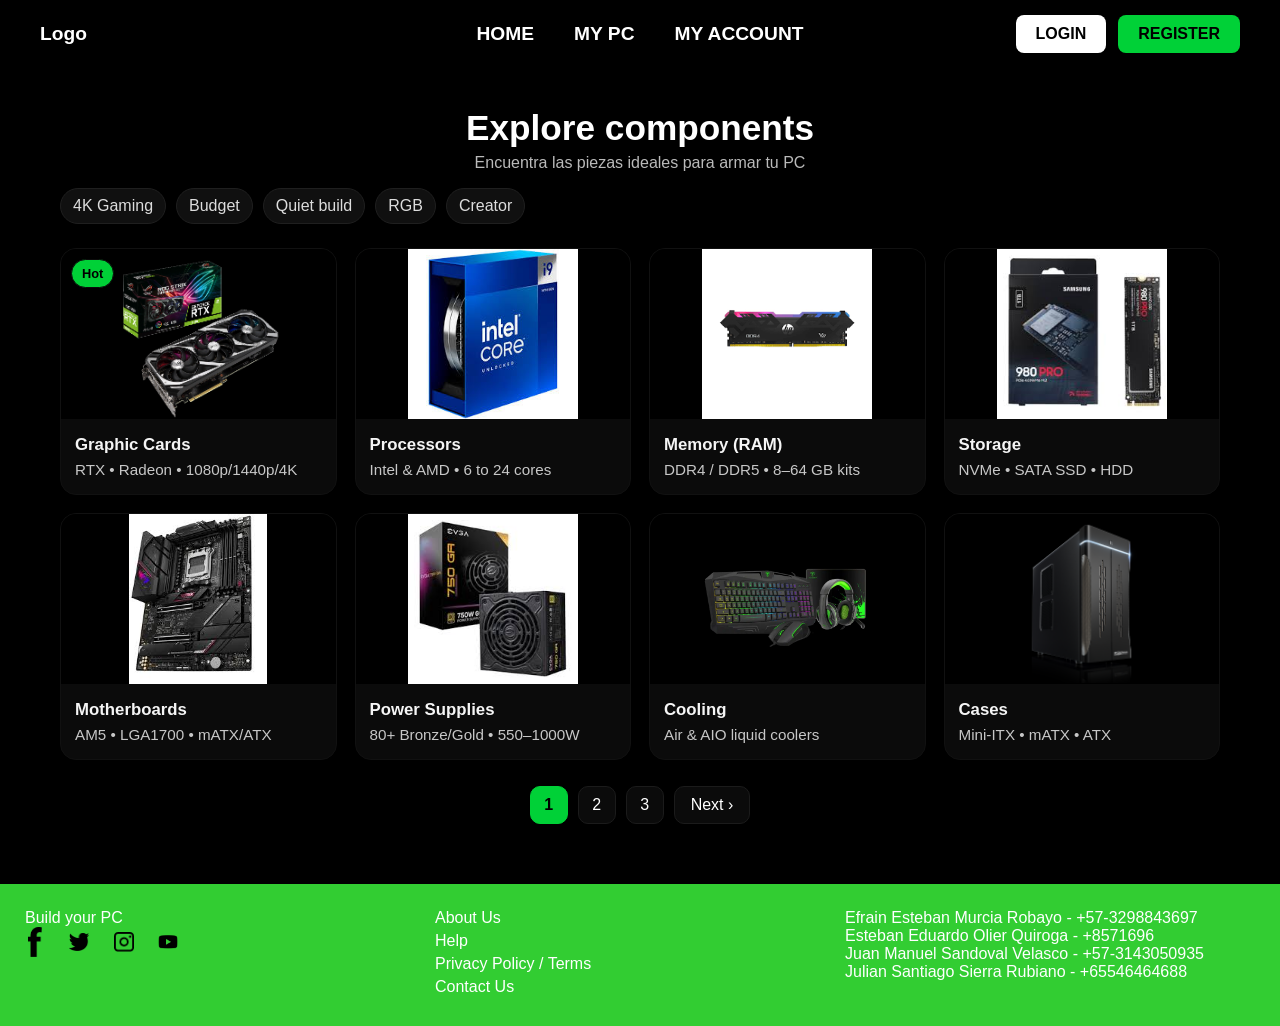
<file: PC_Builder (4)/PC_Builder/Pagina_Secundaria/Explore.html>
<!DOCTYPE html>
<html lang="en">
<head>
  <meta charset="UTF-8" />
  <meta name="viewport" content="width=device-width, initial-scale=1.0" />
  <title>Explore Components | Build your PC</title>
  <link rel="stylesheet" href="stylesExplore.css" />
</head>
<body>

  <!-- HEADER -->
  <header class="header">
    <div class="logo">Logo</div>
    <nav>
      <a href="index.html">Home</a>
      <a href="Pagina.html">My PC</a>
      <a href="Account.html">My Account</a>
    </nav>
    <div class="header-btns" id="user-area">
      <a href="Login.html" id="login-btn" class="btn-black">Login</a>
      <a href="Register.html" id="register-btn" class="btn-white">Register</a>
    </div>
  </header>

  <!-- EXPLORE -->
  <main class="explore" id="explore-components" aria-labelledby="explore-title">
    <div class="explore-head">
      <h2 id="explore-title">Explore components</h2>
      <p class="explore-sub">Encuentra las piezas ideales para armar tu PC</p>
    </div>

    <!-- Tags -->
    <div class="ex-tags" role="list">
      <a href="#" role="listitem" class="ex-tag">4K Gaming</a>
      <a href="#" role="listitem" class="ex-tag">Budget</a>
      <a href="#" role="listitem" class="ex-tag">Quiet build</a>
      <a href="#" role="listitem" class="ex-tag">RGB</a>
      <a href="#" role="listitem" class="ex-tag">Creator</a>
    </div>

    <!-- Grid dinámico -->
    <div id="explore-grid" class="explore-grid"></div>

    <!-- Paginación dinámica -->
    <nav class="ex-pagination" id="explore-pagination" aria-label="Component pages"></nav>
  </main>

  <!-- FOOTER -->
  <footer class="main-footer">
    <div class="footer-left">
      <div class="site-name">Build your PC</div>
      <div class="social-icons">
        <img src="../images/fb.png" alt="Facebook" />
        <img src="../images/tw.png" alt="Twitter" />
        <img src="../images/ig.png" alt="Instagram" />
        <img src="../images/youtube.png" alt="YouTube" />
      </div>
    </div>
    <div class="footer-links">
      <a href="#">About Us</a>
      <a href="#">Help</a>
      <a href="#">Privacy Policy / Terms</a>
      <a href="#">Contact Us</a>
    </div>
    <div class="footer-contacts">
      <p>Efrain Esteban Murcia Robayo - +57-3298843697</p>
      <p>Esteban Eduardo Olier Quiroga - +8571696</p>
      <p>Juan Manuel Sandoval Velasco - +57-3143050935</p>
      <p>Julian Santiago Sierra Rubiano - +65546464688</p>
    </div>
  </footer>

  <!-- Estado global usuario (render header) -->
  <script src="userAuth.js"></script>

  <!-- Explore: paginación sin backend -->
  <script>
  // ====== DATASET (puedes editar/libre) ======
  const PRODUCTS = [
    // Página 1
    {id:1,  name:"Graphic Cards",           desc:"RTX • Radeon • 1080p/1440p/4K", img:"../images/Tarjeta.png",                  tag:"Hot"},
    {id:2,  name:"Processors",              desc:"Intel & AMD • 6 to 24 cores",   img:"../images/intel.jpeg"},
    {id:3,  name:"Memory (RAM)",            desc:"DDR4 / DDR5 • 8–64 GB kits",    img:"../images/RAM.png"},
    {id:4,  name:"Storage",                  desc:"NVMe • SATA SSD • HDD",         img:"../images/Samsung.jpeg"},
    {id:5,  name:"Motherboards",             desc:"AM5 • LGA1700 • mATX/ATX",      img:"../images/Asus.jpeg"},
    {id:6,  name:"Power Supplies",           desc:"80+ Bronze/Gold • 550–1000W",   img:"../images/Fuente.jpeg"},
    {id:7,  name:"Cooling",                  desc:"Air & AIO liquid coolers",       img:"../images/Teclado_mouse_audifonos.png"},
    {id:8,  name:"Cases",                    desc:"Mini-ITX • mATX • ATX",          img:"../images/Torre.png"},

    // Página 2
    {id:9,  name:"Monitors",                 desc:"144Hz • 240Hz • 4K IPS",         img:"../images/LG.jpeg"},
    {id:10, name:"Peripherals",              desc:"Keyboards • Mice • Headsets",    img:"../images/PC_Completo.jpeg"},
    {id:11, name:"SSD NVMe 2TB Gen4",       desc:"Lectura 7400 MB/s",              img:"../images/Samsung.jpeg"},
    {id:12, name:"DDR4 32GB Kit",           desc:"3200MHz • CL16",                 img:"../images/Memorias.jpg"},
    {id:13, name:"PC Gamer Set",            desc:"Ryzen • RTX • SSD NVMe",         img:"../images/PC_Completo.jpeg"},
    {id:14, name:"GPU en oferta",           desc:"Precio especial • Stock limitado",img:"../images/Tarjeta_Grafica.png"},
    {id:15, name:"Periféricos Pack",        desc:"Teclado + Mouse + Headset",      img:"../images/Teclado_mouse_audifonos.png"},
    {id:16, name:"Motherboard AM5",         desc:"PCIe 5.0 • DDR5",                img:"../images/Asus.jpeg"},

    // Página 3
    {id:17, name:"Fuente 1000W Platinum",   desc:"ATX 3.0 • 12VHPWR",               img:"../images/Fuente.jpeg"},
    {id:18, name:"AIO 360 ARGB",            desc:"Radiador 360 • 3x 120mm",         img:"../images/Teclado_mouse_audifonos.png"},
    {id:19, name:"SSD NVMe 1TB Gen4",       desc:"7,000 MB/s lectura",              img:"../images/Samsung.jpeg"},
    {id:20, name:"Mouse Wireless Gaming",   desc:"Sensor tope • 4K Dongle",         img:"../images/Teclado_mouse_audifonos.png"},
    {id:21, name:"Teclado 75% Hot-Swap",    desc:"Keycaps PBT • RGB",               img:"../images/Teclado_mouse_audifonos.png"},
    {id:22, name:"Case ITX Premium",        desc:"Compacto • GPU 3-slot",           img:"../images/Torre.png"},
    {id:23, name:"RX 7900 XTX (AIB)",       desc:"24GB GDDR6 • DP 2.1",             img:"../images/Tarjeta_Grafica.png"},
    {id:24, name:"DDR5 64GB Kit 6000",      desc:"EXPO / XMP • CL36",               img:"../images/Memorias.jpg"},
  ];

  const PAGE_SIZE = 8;
  let currentPage = 1;

  const $ = (s, r=document)=>r.querySelector(s);
  const grid  = $("#explore-grid");
  const pager = $("#explore-pagination");

  function totalPages(){ return Math.max(1, Math.ceil(PRODUCTS.length / PAGE_SIZE)); }
  function slicePage(p){
    const start = (p-1) * PAGE_SIZE;
    return PRODUCTS.slice(start, start + PAGE_SIZE);
  }

  function cardHTML(p){
    return `
      <a class="ex-card" href="#!" aria-label="${p.name}">
        ${p.tag ? `<span class="ex-badge">${p.tag}</span>` : ""}
        <img src="${p.img}" alt="${p.name}">
        <h3>${p.name}</h3>
        <p>${p.desc || ""}</p>
      </a>`;
  }

  function renderGrid(p=1){
    grid.innerHTML = slicePage(p).map(cardHTML).join("");
  }

  function renderPager(p=1){
    const total = totalPages();
    let html = "";

    for(let i=1;i<=total;i++){
      html += `<a href="#!" class="page-btn" data-page="${i}" ${i===p ? 'aria-current="page"' : ""}>${i}</a>`;
    }
    html += `<a href="#!" class="next" data-next="true">Next ›</a>`;
    pager.innerHTML = html;

    pager.querySelectorAll(".page-btn").forEach(btn=>{
      btn.addEventListener("click", e=>{
        e.preventDefault();
        goToPage(parseInt(btn.dataset.page,10));
      });
    });
    pager.querySelector(".next")?.addEventListener("click", e=>{
      e.preventDefault();
      goToPage(Math.min(total, p+1));
    });
  }

  function goToPage(p){
    currentPage = p;
    renderGrid(p);
    renderPager(p);
    // scroll suave al inicio de la sección
    const y = grid.getBoundingClientRect().top + window.scrollY - 80;
    window.scrollTo({ top: y, behavior: "smooth" });
  }

  document.addEventListener("DOMContentLoaded", ()=> goToPage(1));
  </script>
</body>
</html>
</file>
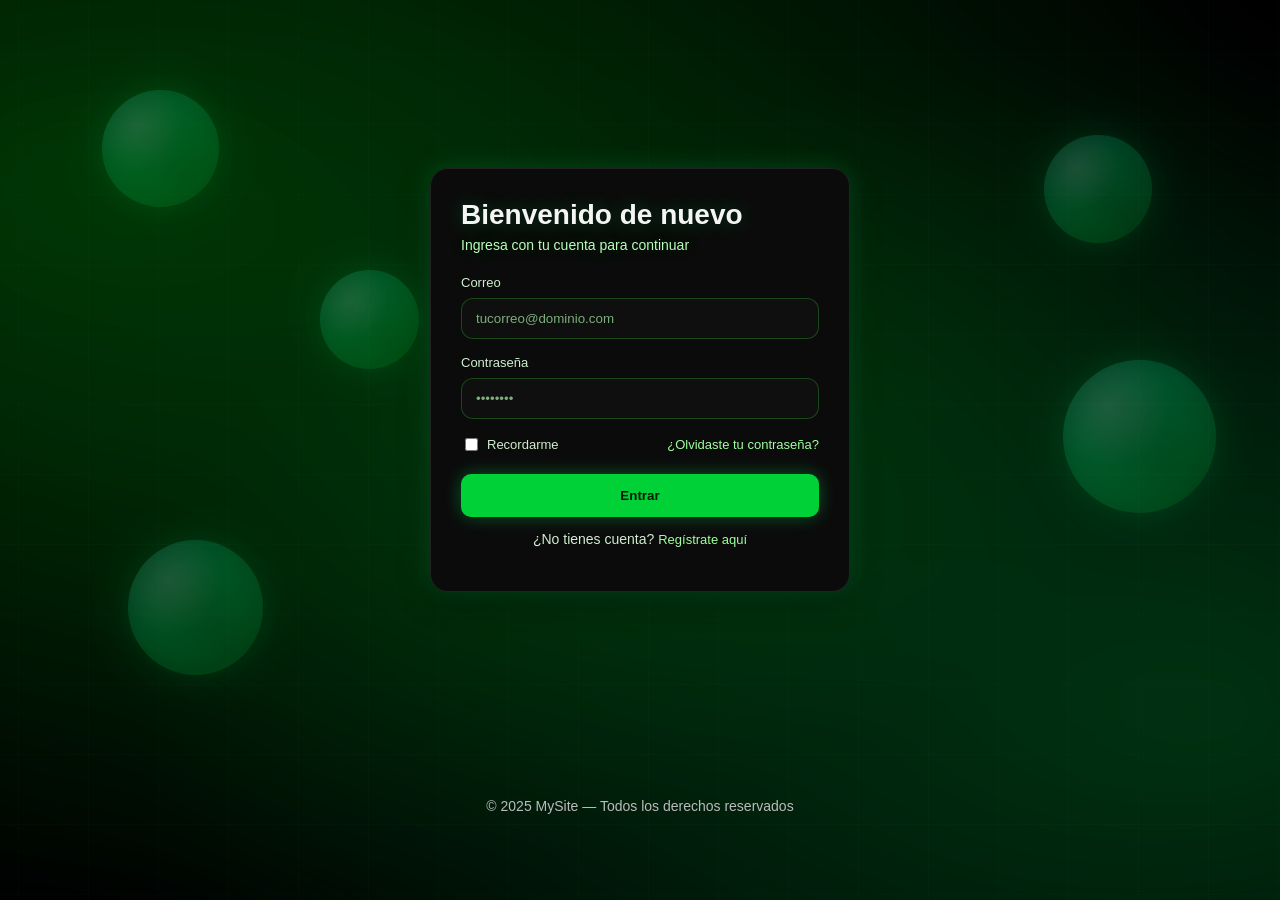
<file: PC_Builder (4)/PC_Builder/Pagina_Secundaria/Login.html>
<!DOCTYPE html>
<html lang="es">
<head>
  <meta charset="utf-8" />
  <meta name="viewport" content="width=device-width, initial-scale=1" />
  <title>Login</title>
  <link rel="stylesheet" href="stylesLogin.css" />
</head>
<body>
<!-- Fondo animado -->
  <div class="auth-bg" aria-hidden="true">
    <div class="auth-grid"></div>
    <div class="auth-glow"></div>
    <div class="auth-orbs">
      <span></span><span></span><span></span><span></span><span></span>
    </div>
  </div>

 

  <main class="wrap">
    <section class="card">
      <form class="panel" id="login-panel" autocomplete="on">
        <h1>Bienvenido de nuevo</h1>
        <p class="subtitle">Ingresa con tu cuenta para continuar</p>

        <div class="input-group">
          <label for="login-email">Correo</label>
          <input id="login-email" type="email" placeholder="tucorreo@dominio.com" required />
        </div>

        <div class="input-group">
          <label for="login-pass">Contraseña</label>
          <input id="login-pass" type="password" placeholder="••••••••" minlength="6" required />
        </div>

        <div class="row">
          <label class="checkbox">
            <input type="checkbox" id="remember" />
            <span>Recordarme</span>
          </label>
          <a class="link" href="#">¿Olvidaste tu contraseña?</a>
        </div>

        <button type="submit" class="btn primary">Entrar</button>

        <p class="switch">
          ¿No tienes cuenta? <a href="Register.html" class="link">Regístrate aquí</a>
        </p>
      </form>
    </section>
  </main>

  <footer class="footer">
    <p>© 2025 MySite — Todos los derechos reservados</p>
  </footer>

  <script>
document.getElementById("login-panel").addEventListener("submit", (e) => {
  e.preventDefault();
  const email = document.getElementById('login-email').value.trim();
  let name = localStorage.getItem('user:name');
  if (!name) {
    // deriva un nombre del email si no existía
    name = (email.split('@')[0] || 'Usuario').replace(/[\.\_\-]+/g,' ');
    name = name.charAt(0).toUpperCase() + name.slice(1);
  }
  localStorage.setItem('user:email', email);
  localStorage.setItem('user:name', name);
  localStorage.setItem('user:logged', 'true');
  window.location.href = "index.html";
});

  </script>

 
<script src="userAuth.js"></script>

</body>
</html>
</file>
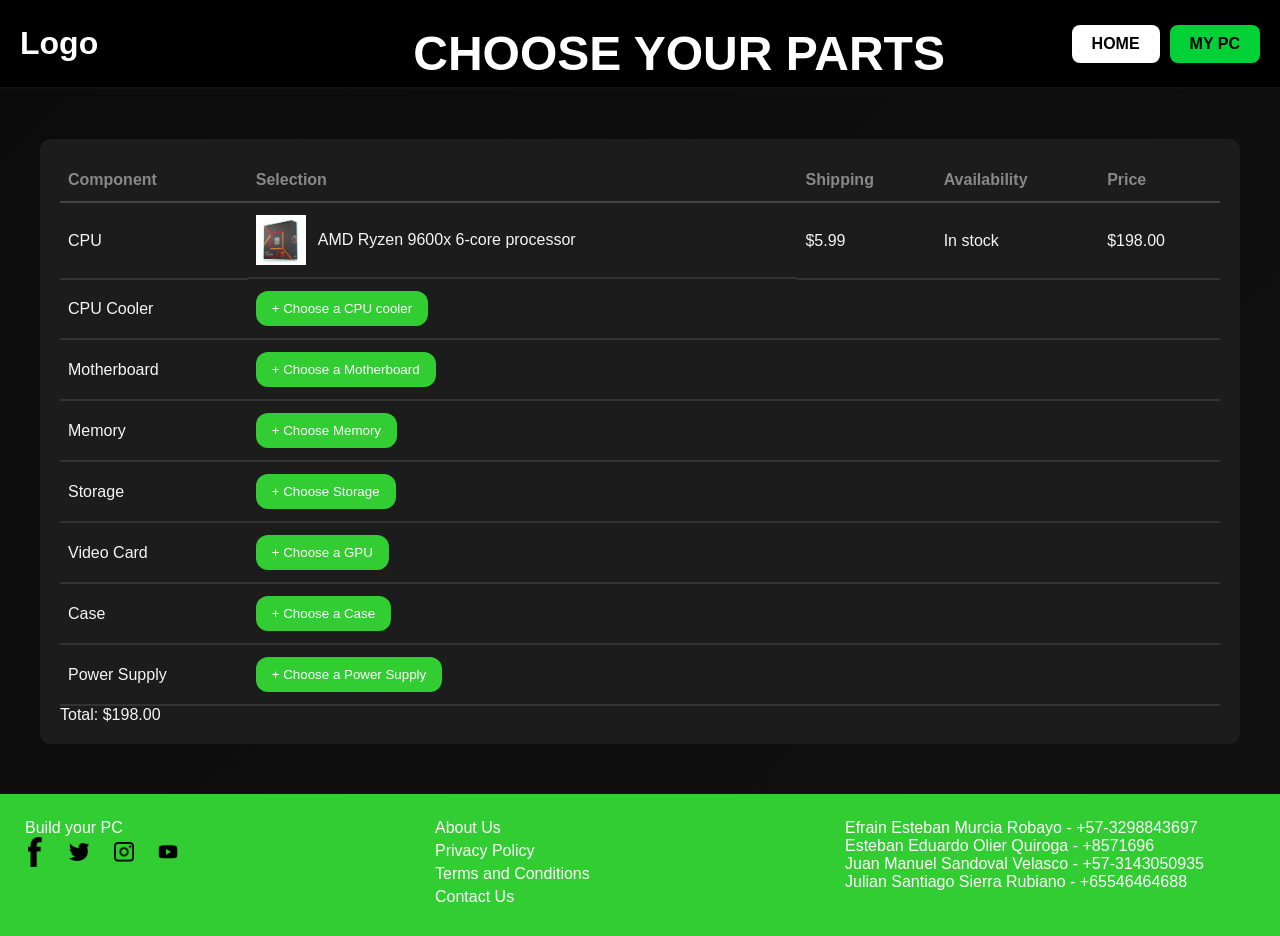
<file: PC_Builder (4)/PC_Builder/Pagina_Secundaria/Pagina.html>
<!DOCTYPE html>
<html lang="es">
<head>
    <meta charset="UTF-8">
    <meta name="viewport" content="width=device-width, initial-scale=1.0">
    <title>Choose Your Parts</title>
    <link rel="stylesheet" href="styles.css">
</head>
<body>

    <!-- HEADER -->
    <header class="main-header">
        <!-- Logo de la página -->
        <div class="logo">Logo</div>

        <!-- Botones Home y My PC -->
        <div class="header-btns">
            <button class="btn-black">Home</button>
            <button class="btn-white">My PC</button>
        </div>

        <!-- Título "Choose your parts" dentro del contenedor -->
        <div class="page-title">
            <h1>Choose your parts</h1>
        </div>
    </header>

    <!-- COMPONENTS TABLE (tabla con los componentes de PC) -->
    <section class="components-section">
        <table>
            <thead>
                <tr>
                    <!-- Cabecera de la tabla -->
                    <th>Component</th>
                    <th>Selection</th>
                    <th>Shipping</th>
                    <th>Availability</th>
                    <th>Price</th>
                </tr>
            </thead>
            <tbody>
                <!-- Fila para cada componente -->
                <tr>
                    <!-- Fila de CPU -->
                    <td><span class="tag cpu">CPU</span></td>
                    <td class="product">
                        <img src="../images/Radeon.jfif" alt="CPU">
                        AMD Ryzen 9600x 6-core processor
                    </td>
                    <td>$5.99</td>
                    <td>In stock</td>
                    <td>$198.00</td>
                </tr>
                <!-- Fila para el CPU Cooler -->
                <tr>
                    <td><span class="tag cpu-cooler">CPU Cooler</span></td>
                    <td><button class="choose" onclick="expandOptions('cpuCooler')">+ Choose a CPU cooler</button></td>
                    <td></td>
                    <td></td>
                    <td></td>
                </tr>
                <!-- Filas para otros componentes -->
                <tr>
                    <td><span class="tag motherboard">Motherboard</span></td>
                    <td><button class="choose" onclick="expandOptions('motherboard')">+ Choose a Motherboard</button></td>
                    <td></td>
                    <td></td>
                    <td></td>
                </tr>
                <tr>
                    <td><span class="tag memory">Memory</span></td>
                    <td><button class="choose" onclick="expandOptions('memory')">+ Choose Memory</button></td>
                    <td></td>
                    <td></td>
                    <td></td>
                </tr>
                <tr>
                    <td><span class="tag storage">Storage</span></td>
                    <td><button class="choose" onclick="expandOptions('storage')">+ Choose Storage</button></td>
                    <td></td>
                    <td></td>
                    <td></td>
                </tr>
                <tr>
                    <td><span class="tag gpu">Video Card</span></td>
                    <td><button class="choose" onclick="expandOptions('gpu')">+ Choose a GPU</button></td>
                    <td></td>
                    <td></td>
                    <td></td>
                </tr>
                <tr>
                    <td><span class="tag case">Case</span></td>
                    <td><button class="choose" onclick="expandOptions('case')">+ Choose a Case</button></td>
                    <td></td>
                    <td></td>
                    <td></td>
                </tr>
                <tr>
                    <td><span class="tag psu">Power Supply</span></td>
                    <td><button class="choose" onclick="expandOptions('psu')">+ Choose a Power Supply</button></td>
                    <td></td>
                    <td></td>
                    <td></td>
                </tr>
            </tbody>
        </table>

        <div class="total">Total: $198.00</div>
    </section>

    <!-- FOOTER -->
    <footer class="main-footer">
        <div class="footer-left">
            <div class="site-name">Build your PC</div>
            <div class="social-icons">
                <img src="../images/fb.png" alt="Facebook">
                <img src="../images/tw.png" alt="Twitter">
                <img src="../images/ig.png" alt="Instagram">
                <img src="../images/youtube.png" alt="YouTube">
            </div>
        </div>
        <div class="footer-links">
            <a href="#">About Us</a>
            <a href="#">Privacy Policy</a>
            <a href="#">Terms and Conditions</a>
            <a href="#">Contact Us</a>
        </div>
        <div class="footer-contacts">
            <p>Efrain Esteban Murcia Robayo - +57-3298843697</p>
            <p>Esteban Eduardo Olier Quiroga - +8571696</p>
            <p>Juan Manuel Sandoval Velasco - +57-3143050935</p>
            <p>Julian Santiago Sierra Rubiano - +65546464688</p>
        </div>
    </footer>
</body>
</html>
</file>
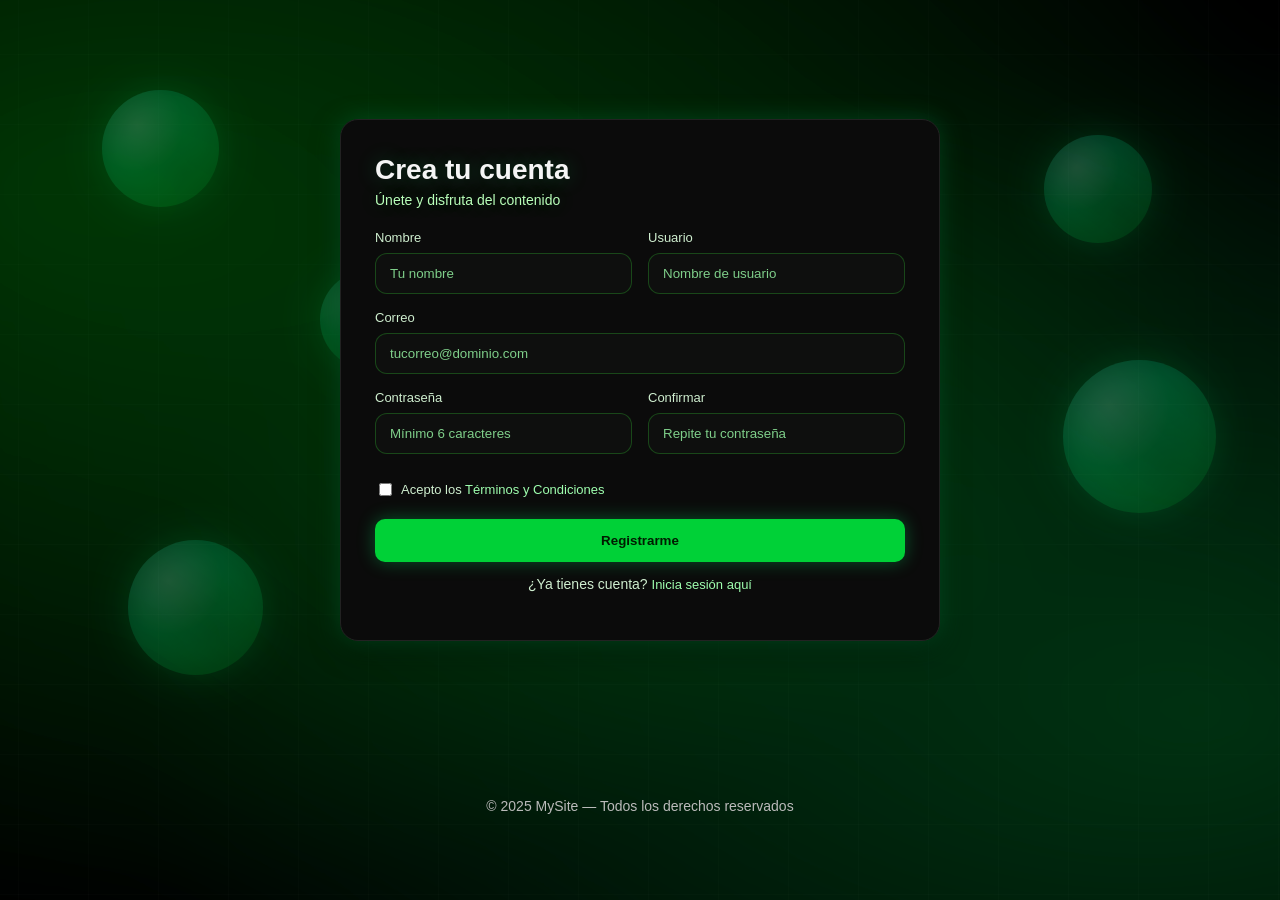
<file: PC_Builder (4)/PC_Builder/Pagina_Secundaria/Register.html>
<!DOCTYPE html>
<html lang="es">
<head>
  <meta charset="utf-8" />
  <meta name="viewport" content="width=device-width, initial-scale=1" />
  <title>Register</title>
  <link rel="stylesheet" href="stylesRegister.css" />
</head>
<body>
  <!-- Fondo animado -->
  <div class="auth-bg" aria-hidden="true">
    <div class="auth-grid"></div>
    <div class="auth-glow"></div>
    <div class="auth-orbs">
      <span></span><span></span><span></span><span></span><span></span>
    </div>
  </div>
  
  

  <main class="wrap">
    <section class="card">
      <form class="panel" id="register-panel" autocomplete="on">
        <h1>Crea tu cuenta</h1>
        <p class="subtitle">Únete y disfruta del contenido</p>

        <div class="input-row">
          <div class="input-group">
            <label for="reg-name">Nombre</label>
            <input id="reg-name" type="text" placeholder="Tu nombre" />
          </div>
          <div class="input-group">
            <label for="reg-username">Usuario</label>
            <input id="reg-username" type="text" placeholder="Nombre de usuario" minlength="3" required />
          </div>
        </div>

        <div class="input-group">
          <label for="reg-email">Correo</label>
          <input id="reg-email" type="email" placeholder="tucorreo@dominio.com" required />
        </div>

        <div class="input-row">
          <div class="input-group">
            <label for="reg-pass">Contraseña</label>
            <input id="reg-pass" type="password" placeholder="Mínimo 6 caracteres" minlength="6" required />
          </div>
          <div class="input-group">
            <label for="reg-pass2">Confirmar</label>
            <input id="reg-pass2" type="password" placeholder="Repite tu contraseña" minlength="6" required />
          </div>
        </div>

        <label class="checkbox terms">
          <input type="checkbox" id="reg-terms" required />
          <span>Acepto los <a href="#" class="link">Términos y Condiciones</a></span>
        </label>

        <button type="submit" class="btn primary">Registrarme</button>

        <p class="switch">
          ¿Ya tienes cuenta? <a href="Login.html" class="link">Inicia sesión aquí</a>
        </p>
      </form>
    </section>
  </main>

  <footer class="footer">
    <p>© 2025 MySite — Todos los derechos reservados</p>
  </footer>

  <script>
    document.getElementById("register-panel").addEventListener("submit", (e) => {
  e.preventDefault();
  const name = (document.getElementById('reg-name').value.trim()
               || document.getElementById('reg-username').value.trim()
               || 'Usuario');
  const email = document.getElementById('reg-email').value.trim();

  const displayName = name.charAt(0).toUpperCase() + name.slice(1);
  localStorage.setItem('user:name', displayName);
  localStorage.setItem('user:email', email);
  localStorage.setItem('user:logged', 'true');

  window.location.href = "index.html";
});

  </script>

 
<script src="userAuth.js"></script>

</body>
</html>
</file>
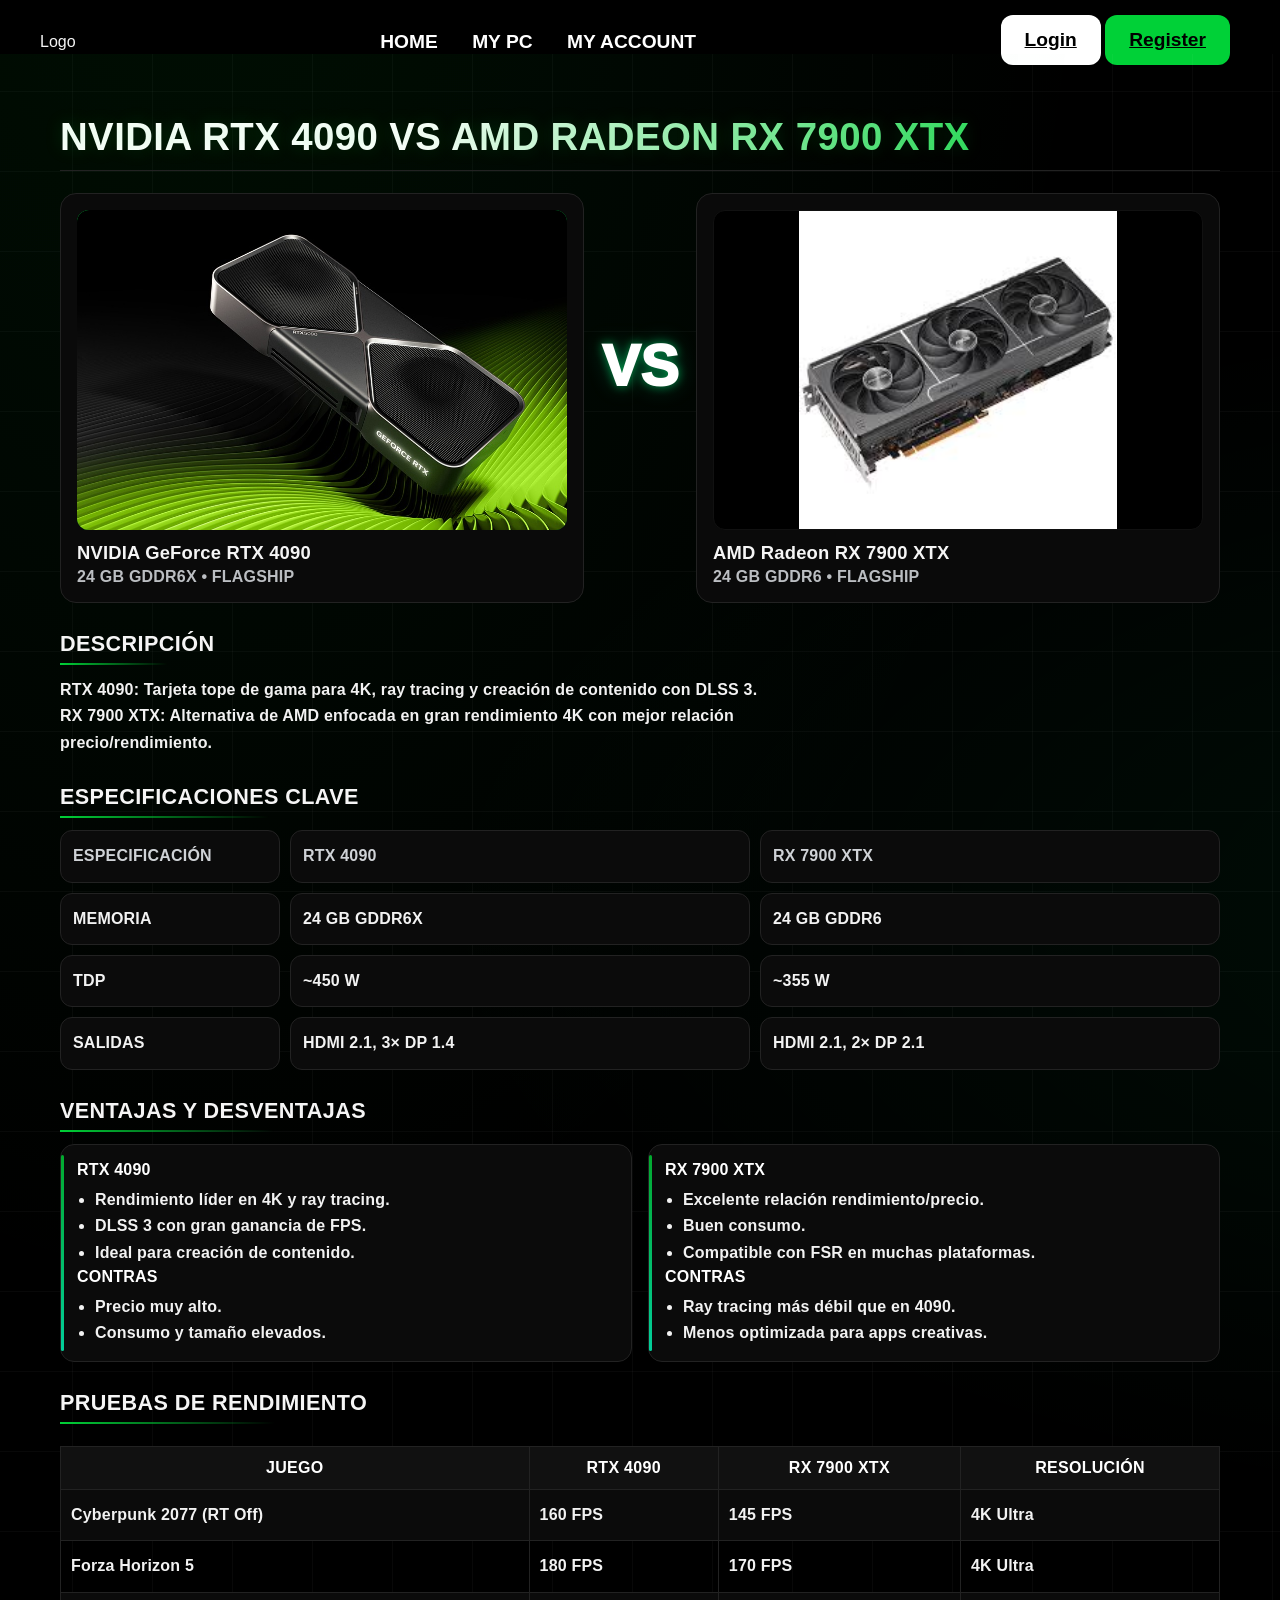
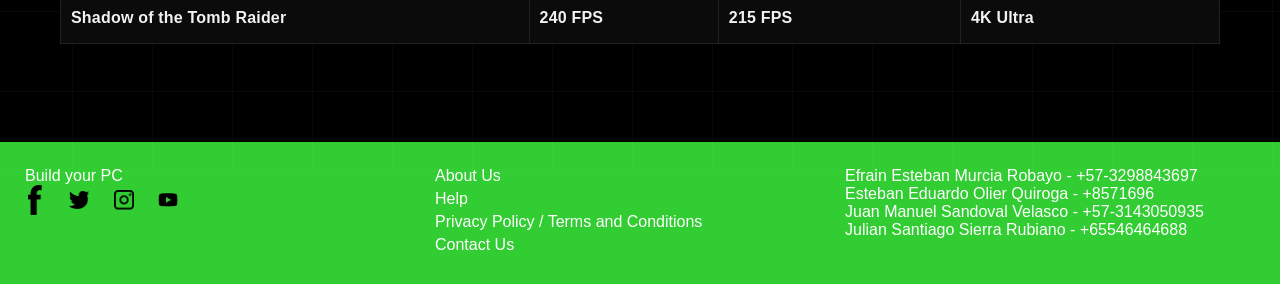
<file: PC_Builder (4)/PC_Builder/Pagina_Secundaria/Versus.html>
<!DOCTYPE html>
<html lang="es">
<head>
  <meta charset="UTF-8">
  <meta name="viewport" content="width=device-width,initial-scale=1.0">
  <title>Versus | RTX 4090 vs Radeon RX 7900 XTX</title>
  <link rel="stylesheet" href="stylesPrincipal.css">
  <link rel="stylesheet" href="stylesVersus.css">
</head>
<body>

  <!-- HEADER -->
<header class="header">
  <div class="logo">Logo</div>
  <nav>
    <a href="index.html">Home</a>
    <a href="#">My PC</a>
    <a href="Account.html">My Account</a>
  </nav>
  <div class="header-btns" id="user-area">
    <a href="Login.html" id="login-btn" class="btn-black">Login</a>
    <a href="Register.html" id="register-btn" class="btn-white">Register</a>
  </div>
</header>


  <!-- CONTENIDO PRINCIPAL -->
  <main class="vs-wrap">
    <div class="vs-header">
      <h1 class="vs-title glow-in">NVIDIA RTX 4090 vs AMD Radeon RX 7900 XTX</h1>
    </div>

    <!-- Tarjetas principales -->
    <section class="vs-grid">
      <article class="vs-card">
        <div class="vs-media"><img src="../images/RTX.jpg" alt="NVIDIA GeForce RTX 4090"></div>
        <h2 class="vs-name">NVIDIA GeForce RTX 4090</h2>
        <p class="vs-badge">24 GB GDDR6X • Flagship</p>
      </article>

      <div class="vs-vs">VS</div>

      <article class="vs-card">
        <div class="vs-media"><img src="../images/AMD.jpeg" alt="AMD Radeon RX 7900 XTX"></div>
        <h2 class="vs-name">AMD Radeon RX 7900 XTX</h2>
        <p class="vs-badge">24 GB GDDR6 • Flagship</p>
      </article>
    </section>

    <!-- Descripción -->
    <section class="vs-section">
      <h3>Descripción</h3>
      <p><strong>RTX 4090:</strong> Tarjeta tope de gama para 4K, ray tracing y creación de contenido con DLSS 3.</p>
      <p><strong>RX 7900 XTX:</strong> Alternativa de AMD enfocada en gran rendimiento 4K con mejor relación precio/rendimiento.</p>
    </section>

    <!-- Especificaciones -->
    <section class="vs-section">
      <h3>Especificaciones clave</h3>
      <div class="specs">
        <div class="head label">Especificación</div>
        <div class="head label">RTX 4090</div>
        <div class="head label">RX 7900 XTX</div>

        <div class="label">Memoria</div><div>24 GB GDDR6X</div><div>24 GB GDDR6</div>
        <div class="label">TDP</div><div>~450 W</div><div>~355 W</div>
        <div class="label">Salidas</div><div>HDMI 2.1, 3× DP 1.4</div><div>HDMI 2.1, 2× DP 2.1</div>
      </div>
    </section>

    <!-- Ventajas y desventajas -->
    <section class="vs-section">
      <h3>Ventajas y desventajas</h3>
      <div class="proscons">
        <div class="box">
          <h4>RTX 4090</h4>
          <ul>
            <li>Rendimiento líder en 4K y ray tracing.</li>
            <li>DLSS 3 con gran ganancia de FPS.</li>
            <li>Ideal para creación de contenido.</li>
          </ul>
          <h4>Contras</h4>
          <ul>
            <li>Precio muy alto.</li>
            <li>Consumo y tamaño elevados.</li>
          </ul>
        </div>
        <div class="box">
          <h4>RX 7900 XTX</h4>
          <ul>
            <li>Excelente relación rendimiento/precio.</li>
            <li>Buen consumo.</li>
            <li>Compatible con FSR en muchas plataformas.</li>
          </ul>
          <h4>Contras</h4>
          <ul>
            <li>Ray tracing más débil que en 4090.</li>
            <li>Menos optimizada para apps creativas.</li>
          </ul>
        </div>
      </div>
    </section>

    <!-- Pruebas de rendimiento -->
    <section class="vs-section">
      <h3>Pruebas de rendimiento</h3>
      <table class="bench">
        <thead>
          <tr>
            <th>Juego</th>
            <th>RTX 4090</th>
            <th>RX 7900 XTX</th>
            <th>Resolución</th>
          </tr>
        </thead>
        <tbody>
          <tr><td>Cyberpunk 2077 (RT Off)</td><td>160 FPS</td><td>145 FPS</td><td>4K Ultra</td></tr>
          <tr><td>Forza Horizon 5</td><td>180 FPS</td><td>170 FPS</td><td>4K Ultra</td></tr>
          <tr><td>Shadow of the Tomb Raider</td><td>240 FPS</td><td>215 FPS</td><td>4K Ultra</td></tr>
        </tbody>
      </table>
    </section>
  </main>

  <!-- FOOTER -->
  <footer class="main-footer">
    <div class="footer-left">
      <div class="site-name">Build your PC</div>
      <div class="social-icons">
        <img src="../images/fb.png" alt="Facebook">
        <img src="../images/tw.png" alt="Twitter">
        <img src="../images/ig.png" alt="Instagram">
        <img src="../images/youtube.png" alt="YouTube">
      </div>
    </div>
    <div class="footer-links">
      <a href="#">About Us</a>
      <a href="#">Help</a>
      <a href="#">Privacy Policy / Terms and Conditions</a>
      <a href="#">Contact Us</a>
    </div>
    <div class="footer-contacts">
      <p>Efrain Esteban Murcia Robayo - +57-3298843697</p>
      <p>Esteban Eduardo Olier Quiroga - +8571696</p>
      <p>Juan Manuel Sandoval Velasco - +57-3143050935</p>
      <p>Julian Santiago Sierra Rubiano - +65546464688</p>
    </div>
  </footer>

  <!-- Inclúyelo al final de cada página, antes de </body> -->
<script src="userAuth.js"></script>

</body>
</html>
</file>
<file: PC_Builder (4)/PC_Builder/Pagina_Secundaria/stylesExplore.css>
*{margin:0;padding:0;box-sizing:border-box;font-family:Arial,sans-serif;}
body{background:#000;color:#f5f5f5;}

/* Header como grid de 3 columnas */
.header{
  display:grid;
  grid-template-columns:1fr auto 1fr; /* izquierda - centro - derecha */
  align-items:center;
  padding:15px 40px;
  background:#000;
}

/* Logo alineado a la izquierda */
.logo{
  justify-self:start;
  color:#fff;
  font-weight:bold;
  font-size:1.2rem;
}

/* Nav centrado */
.header nav{
  justify-self:center;
  display:flex;
  gap:40px;
}
.header nav a{
  text-decoration:none;
  color:#fff;
  font-weight:bold;
  font-size:1.2rem;
  text-transform:uppercase;
}

/* Botones / área de usuario a la derecha */
.header-btns{
  justify-self:end;
  display:flex;
  align-items:center;
  gap:12px;
}

/* Botones base (cuando NO está logueado) */
.header-btns a{
  margin-left:0;
  font-weight:bold;
  font-size:1rem;
  text-transform:uppercase;
  padding:10px 20px;
  border-radius:8px;
  cursor:pointer;
  text-decoration:none;
}
.btn-black{background:#fff;color:#000;}
.btn-white{background:#00d137;color:#000;}
.btn-black:hover,.btn-white:hover{opacity:.8;}

/* ===============================
   Explore
=================================*/
.explore{max-width:1200px;margin:0 auto;padding:40px 20px 60px;}
.explore-head{text-align:center;margin-bottom:16px;}
.explore-head h2{font-size:2.2rem;font-weight:800;color:#fff;}
.explore-sub{color:#cfcfcf;opacity:.9;margin-top:6px;}

/* Filtros */
.explore-filters{
  display:grid;
  grid-template-columns:1fr 160px 170px 1fr auto;
  gap:12px;align-items:center;
  background:#0b0b0b;border:1px solid #111;
  border-radius:14px;padding:14px;margin:20px 0 10px;
}
.ex-input,.ex-select{
  background:#fff;color:#000;border:none;border-radius:10px;
  padding:10px 12px;outline:none;
}
.ex-select{cursor:pointer;}
.ex-price{display:flex;align-items:center;gap:10px;color:#bbb;}
.btn-neon{background:#fff;color:#000;border:none;border-radius:12px;padding:12px 22px;font-weight:800;cursor:pointer;}

/* Tags */
.ex-tags{display:flex;flex-wrap:wrap;gap:10px;margin-bottom:24px;}
.ex-tag{
  display:inline-block;padding:8px 12px;border-radius:999px;
  border:1px solid #1f1f1f;color:#ddd;text-decoration:none;background:#101010;
}
.ex-tag:hover{border-color:#00d137;transform:translateY(-2px);}

/* Grid */
.explore-grid{
  display:grid;
  grid-template-columns:repeat(auto-fill,minmax(240px,1fr));
  gap:18px;
}
.ex-card{
  position:relative;display:block;background:#0b0b0b;border:1px solid #111;
  border-radius:16px;overflow:hidden;text-decoration:none;color:#f5f5f5;
  transition:transform .25s ease,box-shadow .25s ease;
}
.ex-card::before{
  content:"";position:absolute;inset:-1px;z-index:-1;border-radius:inherit;
  background:conic-gradient(from 0deg,#00ff75,#00d137,#00ffbf,#00d137,#00ff75);
  background-size:200% 200%;filter:blur(10px);opacity:.25;
  animation:spinBorder 8s linear infinite;
}
@keyframes spinBorder{to{transform:rotate(1turn);}}
.ex-card img{width:100%;height:170px;object-fit:contain;background:#000;}
.ex-card h3{font-size:1.05rem;font-weight:800;padding:12px 14px 0;}
.ex-card p{opacity:.9;color:#dcdcdc;padding:6px 14px 16px;font-size:.95rem;}
.ex-card:hover{transform:translateY(-6px);box-shadow:0 18px 38px rgba(0,0,0,.45);}
.ex-badge{
  position:absolute;top:10px;left:10px;background:#00d137;color:#000;
  font-weight:800;font-size:.8rem;padding:6px 10px;border-radius:999px;border:1px solid #0b0b0b;
}

/* Pagination */
.ex-pagination{display:flex;gap:10px;justify-content:center;margin-top:26px;}
.ex-pagination a{
  display:inline-flex;align-items:center;justify-content:center;
  min-width:38px;height:38px;padding:0 12px;border-radius:10px;
  text-decoration:none;color:#fff;border:1px solid #1b1b1b;background:#0b0b0b;
}
.ex-pagination a[aria-current="page"]{background:#00d137;color:#000;font-weight:800;border-color:#00d137;}
.ex-pagination a:hover{transform:translateY(-2px);border-color:#00d137;}
.ex-pagination .next{padding:0 16px;}

/* Footer */
.main-footer{
  background:#32CD32;color:#fff;display:flex;justify-content:space-between;
  padding:25px;flex-wrap:wrap;
}
.footer-left,.footer-links,.footer-contacts{flex:1;}
.footer-links{display:flex;flex-direction:column;}
.footer-links a{color:#fff;margin-bottom:5px;text-decoration:none;}
.footer-links a:hover{text-decoration:underline;}
.social-icons img{width:20px;height:30px;object-fit:contain;margin-right:20px;}

/* ===============================
   Chip de usuario (logueado)
=================================*/
.user-profile{
  display:flex;
  align-items:center;
  gap:12px;
  font-weight:700;
  color:#fff;
}
.user-icon{
  width:34px;height:34px;border-radius:50%;
  object-fit:cover;background:#00d137;color:#000;
  display:grid;place-items:center;font-weight:900;
  box-shadow:0 0 12px rgba(0,255,117,.55);
}
.user-initials{
  width:34px;height:34px;border-radius:50%;
  background:#00d137;color:#000;display:grid;place-items:center;
  font-weight:900;box-shadow:0 0 12px rgba(0,255,117,.55);
  text-transform:uppercase;letter-spacing:.5px;user-select:none;
}
.user-name{
  white-space:nowrap;max-width:160px;overflow:hidden;text-overflow:ellipsis;
  font-weight:800;
}

/* LOGOUT: texto verde normal + hover del mismo tamaño */
.logout-btn{
  all:unset;
  color:#00ff75;
  font-weight:900;
  text-transform:uppercase;
  cursor:pointer;
  padding:8px 18px;               /* tamaño fijo */
  border:2px solid transparent;   /* reserva espacio del borde */
  border-radius:8px;
  transition:all .25s ease;
  box-sizing:border-box;          /* evita “salto” en hover */
}
.logout-btn:hover{
  background:linear-gradient(135deg,#00d137 0%,#00ffbf 100%);
  color:#000;
  border-color:#00ff75;           /* usa el borde reservado */
  box-shadow:0 0 14px rgba(0,255,117,.45);
 
}

/* Responsive header */
@media (max-width:780px){
  .header{grid-template-columns:1fr auto auto;gap:12px;padding:12px 16px;}
  .header nav{gap:18px;}
  .user-name{max-width:100px;}
}
</file>
<file: PC_Builder (4)/PC_Builder/Pagina_Secundaria/stylesLogin.css>
/* ===== Reset ===== */
* { box-sizing: border-box; }
body {
  margin: 0;
  font-family: Arial, sans-serif;
  background: linear-gradient(135deg, #0a0a0a, #111);
  color: #f5f5f5;
}

/* ===== Top bar ===== */
.topbar {
  display: flex;
  align-items: center;
  gap: 24px;
  padding: 12px 24px;
  background: #32CD32; /* Verde */
  color: #000;
}
.topbar .brand {
  font-weight: bold;
}
.topbar .nav {
  display: flex;
  gap: 16px;
  flex: 1;
}
.topbar .nav a {
  color: #000;
  text-decoration: none;
  font-weight: 600;
}
.topbar .actions .btn.ghost {
  border: 2px solid #000;
  padding: 6px 12px;
  border-radius: 10px;
  text-decoration: none;
  color: #000;
  background: transparent;
}

/* ===== Layout ===== */
.wrap {
  min-height: calc(100vh - 140px);
  display: grid;
  place-items: center;
  padding: 40px 16px;
}
.footer {
  text-align: center;
  font-size: 14px;
  color: #bbb;
  padding: 24px 12px 36px;
}

/* ===== Card ===== */
.card {
  width: 100%;
  max-width: 420px;
  background: rgba(20, 20, 20, 0.85);
  border: 1px solid rgba(50, 205, 50, 0.25);
  box-shadow: 0 20px 60px rgba(0,0,0,0.6);
  border-radius: 20px;
  padding: 30px;
}

.panel h1 {
  margin: 0 0 6px;
  font-size: 28px;
}
.subtitle {
  margin: 0 0 22px;
  color: #b9ffb9;
  font-size: 14px;
}

/* ===== Inputs ===== */
.input-group {
  display: grid;
  gap: 8px;
  margin-bottom: 16px;
}
label { font-size: 13px; color: #cfeecf; }
input[type="email"],
input[type="password"] {
  width: 100%;
  padding: 12px 14px;
  border-radius: 12px;
  border: 1px solid rgba(50,205,50,0.3);
  background: #0e0f0e;
  color: #fff;
  outline: none;
}
input::placeholder { color: #7cae7c; }
input:focus {
  border-color: #32CD32;
  box-shadow: 0 0 0 3px rgba(50,205,50,0.18);
}

/* ===== Checkbox & links ===== */
.row {
  display: flex;
  justify-content: space-between;
  align-items: center;
  flex-wrap: wrap;
  margin: 10px 0 20px;
}
.checkbox {
  display: flex;
  align-items: center;
  gap: 6px;
  font-size: 13px;
  cursor: pointer;
}
.checkbox input { accent-color: #32CD32; }
.link {
  color: #9fff9f;
  text-decoration: none;
  font-size: 13px;
}
.link:hover { color: #fff; }

/* ===== Buttons ===== */
.btn {
  display: block;
  width: 100%;
  padding: 12px 18px;
  border-radius: 14px;
  font-weight: bold;
  text-align: center;
  cursor: pointer;
  border: none;
}
.btn.primary {
  background: #32CD32;
  color: #000;
  box-shadow: 0 8px 24px rgba(50,205,50,0.25);
}
.btn.primary:hover { filter: brightness(1.08); }

/* ===== Texto inferior ===== */
.switch {
  margin-top: 14px;
  text-align: center;
  font-size: 14px;
  color: #cfeecf;
}

/* ============ Fondo animado para Auth (Login/Register) mejorado ============ */
:root{
  --auth-green: #00d137;
  --auth-glow:  #00ff75;
  --auth-bg:    #000;
}

body{ background: var(--auth-bg); overflow-x:hidden; }

/* Contenedor de capas del fondo */
.auth-bg{
  position: fixed;
  inset: 0;
  z-index: -1;
  overflow: hidden;
  pointer-events: none;
}

/* Retícula sutil (mueve más) */
.auth-grid{
  position: absolute;
  inset: -15vh -15vw;
  opacity: .2;
  background:
    repeating-linear-gradient(90deg, rgba(255,255,255,.07) 0 1px, transparent 1px 70px),
    repeating-linear-gradient(0deg,  rgba(255,255,255,.07) 0 1px, transparent 1px 70px);
  animation: authSlide 14s ease-in-out infinite;
  filter: saturate(120%);
}
@keyframes authSlide{
  0%   { transform: scale(1) translateY(0); opacity:.2 }
  50%  { transform: scale(1.03) translateY(12px); opacity:.3 }
  100% { transform: scale(1) translateY(0); opacity:.2 }
}

/* Glow respirando más visible */
.auth-glow{
  position: absolute;
  inset: -25% -25%;
  background:
    radial-gradient(ellipse at 20% 30%, rgba(0,209,55,.22), transparent 55%),
    radial-gradient(ellipse at 80% 70%, rgba(0,255,117,.18), transparent 50%),
    radial-gradient(ellipse at 50% 50%, rgba(0,255,117,.08), transparent 65%);
  filter: blur(30px) saturate(140%);
  animation: authGlow 4s ease-in-out infinite;
}
@keyframes authGlow{
  0%,100%{ opacity:1; transform: scale(1) }
  50%    { opacity:.6; transform: scale(1.07) }
}

/* Orbes flotando (12 partículas para más “vida”) */
.auth-orbs{
  position: absolute;
  inset: 0;
}
.auth-orbs span{
  --size: 14vmin;
  position: absolute;
  width: var(--size);
  aspect-ratio: 1/1;
  border-radius: 50%;
  background:
    radial-gradient(circle at 30% 30%, rgba(255,255,255,.4), transparent 40%),
    radial-gradient(circle at 70% 70%, rgba(0,0,0,.25), transparent 60%),
    linear-gradient(150deg, rgba(0,255,191,.9), var(--auth-green));
  box-shadow:
    0 0 35px rgba(0,255,117,.45),
    inset 0 0 35px rgba(0,0,0,.45);
  mix-blend-mode: screen;
  opacity: .28;
  animation: orbFloat 14s ease-in-out infinite;
}

/* Movimiento más notorio */
@keyframes orbFloat{
  0%   { transform: translate(0,0) rotate(0deg) }
  25%  { transform: translate(28px,-20px) rotate(8deg) }
  50%  { transform: translate(0,-36px) rotate(0deg) }
  75%  { transform: translate(-28px,-20px) rotate(-8deg) }
  100% { transform: translate(0,0) rotate(0deg) }
}

/* Distribución de los orbes */
.auth-orbs span:nth-child(1){ top:10%; left:8%;  --size:13vmin; animation-delay:0s; }
.auth-orbs span:nth-child(2){ top:30%; left:25%; --size:11vmin; animation-delay:1s; }
.auth-orbs span:nth-child(3){ top:60%; left:10%; --size:15vmin; animation-delay:2s; }
.auth-orbs span:nth-child(4){ top:15%; right:10%; --size:12vmin; animation-delay:3s; }
.auth-orbs span:nth-child(5){ top:40%; right:5%;  --size:17vmin; animation-delay:4s; }
.auth-orbs span:nth-child(6){ top:70%; right:18%; --size:16vmin; animation-delay:5s; }
.auth-orbs span:nth-child(7){ top:80%; left:20%; --size:10vmin; animation-delay:6s; }
.auth-orbs span:nth-child(8){ top:50%; left:50%; --size:9vmin;  animation-delay:7s; }
.auth-orbs span:nth-child(9){ top:65%; left:70%; --size:14vmin; animation-delay:8s; }
.auth-orbs span:nth-child(10){ top:25%; left:60%; --size:12vmin; animation-delay:9s; }
.auth-orbs span:nth-child(11){ top:75%; left:40%; --size:18vmin; animation-delay:10s; }
.auth-orbs span:nth-child(12){ top:35%; right:30%; --size:10vmin; animation-delay:11s; }

/* Reduce motion: accesibilidad */
@media (prefers-reduced-motion: reduce){
  .auth-grid, .auth-glow, .auth-orbs span{
    animation: none !important;
  }
}

/* Tarjeta del formulario flotando sobre el fondo */
.card{
  position: relative;
  background: #0b0b0b;
  border: 1px solid #222;
  border-radius: 18px;
  box-shadow:
    0 0 25px rgba(0,255,117,.2),
    0 8px 28px rgba(0,0,0,.55);
  backdrop-filter: blur(4px);
}
.panel h1, .panel .subtitle{
  text-shadow: 0 0 20px rgba(0,255,117,.25);
}

/* Botón principal */
.btn.primary{
  background: var(--auth-green);
  color: #001b00;
  font-weight: 900;
  border-radius: 10px;
  border: none;
  padding: 14px 24px;
  cursor: pointer;
  box-shadow: 0 0 18px rgba(0,255,117,.3);
  transition: transform .25s ease, box-shadow .25s ease, filter .25s ease;
}
.btn.primary:hover{
  transform: translateY(-2px) scale(1.02);
  box-shadow: 0 0 26px rgba(0,255,117,.45);
  filter: brightness(1.1);
}
</file>
<file: PC_Builder (4)/PC_Builder/Pagina_Secundaria/styles.css>
/* Reset de estilos generales */
* {
    margin: 0;
    padding: 0;
    box-sizing: border-box;
    font-family: 'Arial', sans-serif;
}

/* Estilos generales */
body {
    background: linear-gradient(135deg, #0b0b0b, #111); /* Fondo degradado oscuro */
    color: #f5f5f5; /* Texto claro */
}

/* HEADER */
.main-header {
    display: flex;
    align-items: center;
    background-color: #000; /* Barra de navegación negra */
    padding: 6px 20px; /* Barra más pequeña */
    border-bottom: 2px solid #111; /* Línea inferior */
    justify-content: space-between; /* Alinea el contenido */
}

.main-header .logo {
    font-weight: bold;
    color: #fff; /* Texto blanco */
    font-size: 2rem; /* Tamaño más grande del logo */   
}

.main-header .header-btns {
    display: flex;
    gap: 10px;
    position: absolute; /* Para posicionar en la esquina superior derecha */
    right: 20px;
}

.main-header input {
    display: none; /* Elimino la barra de búsqueda */
}

.header-btns button {
    font-weight: bold;
    font-size: 1rem;
    text-transform: uppercase;
    padding: 10px 20px;
    border-radius: 8px;
    cursor: pointer;
    border: none;
}

/* Estilo de los botones Home y My PC */
.header-btns .btn-black {
    background-color: white;
    color: black;
}

.header-btns .btn-white {
    background-color: #00d137;
    color: black;
}

.header-btns button:hover {
    opacity: 0.8; /* Efecto de opacidad al pasar el mouse */
}

/* Título Choose your parts */
.page-title {
    width: 100%;
    text-align: center;
    color: white;
    font-size: 1.5rem; /* Tamaño del título */
    font-weight: 800;
    margin-top: 20px;
    text-transform: uppercase;
}

/* COMPONENTS TABLE */
.components-section {
    background: #1c1c1c;
    padding: 20px;
    margin: 50px auto;
    max-width: 1200px;
    border-radius: 10px;
}

.components-section table {
    width: 100%;
    border-collapse: collapse;
}

.components-section th {
    text-align: left;
    font-weight: 700;
    color: #888;
    padding: 12px 8px;
    border-bottom: 2px solid #444;
}

.components-section td {
    padding: 12px 8px;
    border-bottom: 2px solid #333;
}

.components-section td.product {
    display: flex;
    align-items: center;
    gap: 12px;
}

.components-section img {
    width: 50px;
    height: 50px;
}

button.choose {
    padding: 10px 16px;
    border-radius: 12px;
    background-color: #32CD32;
    color: white;
    border: none;
    cursor: pointer;
    transition: background-color .2s ease;
}

button.choose:hover {
    background-color: #28a028;
}

/* FOOTER */
.main-footer {
    background-color: #32CD32;
    color: white;
    display: flex;
    justify-content: space-between;
    padding: 25px;
    flex-wrap: wrap;
}


.footer-left {
    flex: 1;
}

.footer-links {
    flex: 1;
    display: flex;
    flex-direction: column;
}

.footer-contacts {
    flex: 1;
}

.footer-links a {
    color: white;
    margin-bottom: 5px;
    text-decoration: none;
}

.footer-links a:hover {
    text-decoration: underline;
}

.social-icons img {
    width: 20px;
    height: 30px;
    object-fit: contain;
    margin-right: 20px;
    vertical-align: middle;
}

/* Responsivo */
@media (max-width: 980px) {
    .components-section table {
        display: block;
        overflow-x: auto;
    }
}

/* Animación para el efecto de carrusel */
@keyframes slideIn {
    0% {
        transform: translateY(-100%);
        opacity: 0;
    }
    100% {
        transform: translateY(0);
        opacity: 1;
    }
}

button.choose {
    padding: 10px 16px;
    border-radius: 12px;
    background-color: #32CD32;
    color: white;
    border: none;
    cursor: pointer;
    transition: background-color .2s ease;
}

/* Cambio de color al pasar el mouse */
button.choose:hover {
    background-color: #28a028;
}

/* Estilos para las opciones de los componentes (que se animan) */
ul {
    list-style-type: none;
    padding: 0;
    margin: 10px 0;
    display: none; /* Escondemos inicialmente */
    animation: slideIn 0.5s ease-in-out;
}

button.choose:focus + ul {
    display: block; /* Al hacer click en el botón, mostrar las opciones */
}

/* Opciones dentro del carrusel */
ul li {
    padding: 8px;
    margin: 5px 0;
    background-color: #2e2e2e;
    border-radius: 6px;
    cursor: pointer;
    color: #fff;
}

ul li:hover {
    background-color: #444;
}


/* Responsive */
@media (max-width:980px){
  .vs-grid{grid-template-columns:1fr;gap:10px}
  .vs-vs{display:none}
  .specs{grid-template-columns:1fr 1fr}
  .proscons{grid-template-columns:1fr}
}
</file>
<file: PC_Builder (4)/PC_Builder/Pagina_Secundaria/stylesRegister.css>
/* ===== Reset ===== */
* { box-sizing: border-box; }
body {
  margin: 0;
  font-family: Arial, sans-serif;
  background: linear-gradient(135deg, #0b0b0b, #151515);
  color: #f5f5f5;
}

/* ===== Top bar ===== */
.topbar {
  display: flex;
  align-items: center;
  gap: 24px;
  padding: 12px 24px;
  background: #32CD32; 
  color: #000;
}
.topbar .brand {
  font-weight: bold;
}
.topbar .nav {
  display: flex;
  gap: 16px;
  flex: 1;
}
.topbar .nav a {
  color: #000;
  text-decoration: none;
  font-weight: 600;
}
.topbar .actions .btn.ghost {
  border: 2px solid #000;
  padding: 6px 12px;
  border-radius: 10px;
  text-decoration: none;
  color: #000;
  background: transparent;
}

/* ===== Layout ===== */
.wrap {
  min-height: calc(100vh - 140px);
  display: grid;
  place-items: center;
  padding: 40px 16px;
}
.footer {
  text-align: center;
  font-size: 14px;
  color: #bbb;
  padding: 24px 12px 36px;
}

/* ===== Card ===== */
.card {
  width: 100%;
  max-width: 600px;
  background: rgba(20, 20, 20, 0.85);
  border: 1px solid rgba(50, 205, 50, 0.25);
  box-shadow: 0 20px 60px rgba(0,0,0,0.6);
  border-radius: 20px;
  padding: 34px;
}

.panel h1 {
  margin: 0 0 6px;
  font-size: 28px;
}
.subtitle {
  margin: 0 0 22px;
  color: #b9ffb9;
  font-size: 14px;
}

/* ===== Inputs ===== */
.input-group {
  display: grid;
  gap: 8px;
  margin-bottom: 16px;
}
.input-row {
  display: grid;
  gap: 16px;
}
@media (min-width: 720px) {
  .input-row { grid-template-columns: 1fr 1fr; }
}

label { font-size: 13px; color: #cfeecf; }
input[type="text"],
input[type="email"],
input[type="password"] {
  width: 100%;
  padding: 12px 14px;
  border-radius: 12px;
  border: 1px solid rgba(50,202,50,0.3);
  background: #0e0f0e;
  color: #fff;
  outline: none;
}
input::placeholder { color: #7fcf8a; }
input:focus {
  border-color: #32CD32;
  box-shadow: 0 0 0 3px rgba(50,205,50,0.18);
}

/* ===== Checkbox ===== */
.checkbox {
  display: flex;
  align-items: center;
  gap: 6px;
  font-size: 13px;
  margin: 10px 0 20px;
}
.checkbox input { accent-color: #32CD32; }
.link {
  color: #9fffaf;
  text-decoration: none;
  font-size: 13px;
}
.link:hover { color: #fff; }

/* ===== Buttons ===== */
.btn {
  display: block;
  width: 100%;
  padding: 12px 18px;
  border-radius: 14px;
  font-weight: bold;
  text-align: center;
  cursor: pointer;
  border: none;
}
.btn.primary {
  background: #32CD32;
  color: #000;
  box-shadow: 0 8px 24px rgba(50,205,50,0.25);
}
.btn.primary:hover { filter: brightness(1.08); }

/* ===== Texto inferior ===== */
.switch {
  margin-top: 14px;
  text-align: center;
  font-size: 14px;
  color: #cfeecf;
}

/* ============ Fondo animado para Auth (Login/Register) mejorado ============ */
:root{
  --auth-green: #00d137;
  --auth-glow:  #00ff75;
  --auth-bg:    #000;
}

body{ background: var(--auth-bg); overflow-x:hidden; }

/* Contenedor de capas del fondo */
.auth-bg{
  position: fixed;
  inset: 0;
  z-index: -1;
  overflow: hidden;
  pointer-events: none;
}

/* Retícula sutil (mueve más) */
.auth-grid{
  position: absolute;
  inset: -15vh -15vw;
  opacity: .2;
  background:
    repeating-linear-gradient(90deg, rgba(255,255,255,.07) 0 1px, transparent 1px 70px),
    repeating-linear-gradient(0deg,  rgba(255,255,255,.07) 0 1px, transparent 1px 70px);
  animation: authSlide 14s ease-in-out infinite;
  filter: saturate(120%);
}
@keyframes authSlide{
  0%   { transform: scale(1) translateY(0); opacity:.2 }
  50%  { transform: scale(1.03) translateY(12px); opacity:.3 }
  100% { transform: scale(1) translateY(0); opacity:.2 }
}

/* Glow respirando más visible */
.auth-glow{
  position: absolute;
  inset: -25% -25%;
  background:
    radial-gradient(ellipse at 20% 30%, rgba(0,209,55,.22), transparent 55%),
    radial-gradient(ellipse at 80% 70%, rgba(0,255,117,.18), transparent 50%),
    radial-gradient(ellipse at 50% 50%, rgba(0,255,117,.08), transparent 65%);
  filter: blur(30px) saturate(140%);
  animation: authGlow 4s ease-in-out infinite;
}
@keyframes authGlow{
  0%,100%{ opacity:1; transform: scale(1) }
  50%    { opacity:.6; transform: scale(1.07) }
}

/* Orbes flotando (12 partículas para más “vida”) */
.auth-orbs{
  position: absolute;
  inset: 0;
}
.auth-orbs span{
  --size: 14vmin;
  position: absolute;
  width: var(--size);
  aspect-ratio: 1/1;
  border-radius: 50%;
  background:
    radial-gradient(circle at 30% 30%, rgba(255,255,255,.4), transparent 40%),
    radial-gradient(circle at 70% 70%, rgba(0,0,0,.25), transparent 60%),
    linear-gradient(150deg, rgba(0,255,191,.9), var(--auth-green));
  box-shadow:
    0 0 35px rgba(0,255,117,.45),
    inset 0 0 35px rgba(0,0,0,.45);
  mix-blend-mode: screen;
  opacity: .28;
  animation: orbFloat 14s ease-in-out infinite;
}

/* Movimiento más notorio */
@keyframes orbFloat{
  0%   { transform: translate(0,0) rotate(0deg) }
  25%  { transform: translate(28px,-20px) rotate(8deg) }
  50%  { transform: translate(0,-36px) rotate(0deg) }
  75%  { transform: translate(-28px,-20px) rotate(-8deg) }
  100% { transform: translate(0,0) rotate(0deg) }
}

/* Distribución de los orbes */
.auth-orbs span:nth-child(1){ top:10%; left:8%;  --size:13vmin; animation-delay:0s; }
.auth-orbs span:nth-child(2){ top:30%; left:25%; --size:11vmin; animation-delay:1s; }
.auth-orbs span:nth-child(3){ top:60%; left:10%; --size:15vmin; animation-delay:2s; }
.auth-orbs span:nth-child(4){ top:15%; right:10%; --size:12vmin; animation-delay:3s; }
.auth-orbs span:nth-child(5){ top:40%; right:5%;  --size:17vmin; animation-delay:4s; }
.auth-orbs span:nth-child(6){ top:70%; right:18%; --size:16vmin; animation-delay:5s; }
.auth-orbs span:nth-child(7){ top:80%; left:20%; --size:10vmin; animation-delay:6s; }
.auth-orbs span:nth-child(8){ top:50%; left:50%; --size:9vmin;  animation-delay:7s; }
.auth-orbs span:nth-child(9){ top:65%; left:70%; --size:14vmin; animation-delay:8s; }
.auth-orbs span:nth-child(10){ top:25%; left:60%; --size:12vmin; animation-delay:9s; }
.auth-orbs span:nth-child(11){ top:75%; left:40%; --size:18vmin; animation-delay:10s; }
.auth-orbs span:nth-child(12){ top:35%; right:30%; --size:10vmin; animation-delay:11s; }

/* Reduce motion: accesibilidad */
@media (prefers-reduced-motion: reduce){
  .auth-grid, .auth-glow, .auth-orbs span{
    animation: none !important;
  }
}

/* Tarjeta del formulario flotando sobre el fondo */
.card{
  position: relative;
  background: #0b0b0b;
  border: 1px solid #222;
  border-radius: 18px;
  box-shadow:
    0 0 25px rgba(0,255,117,.2),
    0 8px 28px rgba(0,0,0,.55);
  backdrop-filter: blur(4px);
}
.panel h1, .panel .subtitle{
  text-shadow: 0 0 20px rgba(0,255,117,.25);
}

/* Botón principal */
.btn.primary{
  background: var(--auth-green);
  color: #001b00;
  font-weight: 900;
  border-radius: 10px;
  border: none;
  padding: 14px 24px;
  cursor: pointer;
  box-shadow: 0 0 18px rgba(0,255,117,.3);
  transition: transform .25s ease, box-shadow .25s ease, filter .25s ease;
}
.btn.primary:hover{
  transform: translateY(-2px) scale(1.02);
  box-shadow: 0 0 26px rgba(0,255,117,.45);
  filter: brightness(1.1);
}
</file>
<file: PC_Builder (4)/PC_Builder/Pagina_Secundaria/stylesPrincipal.css>
* {
  margin: 0;
  padding: 0;
  box-sizing: border-box;
  font-family: Arial, sans-serif;
}

/* =======================
   General
   ======================= */
body {
  background-color: #000000;
  color: #f5f5f5;
}

/* =======================
   Header / Navbar
   ======================= */
.header {
  display: flex;
  justify-content: space-between;
  align-items: center;
  padding: 15px 40px;
  background-color: #000;
}

.header nav a {
  margin: 0 15px;
  text-decoration: none;
  color: #fff;
  font-weight: bold;
  font-size: 1.2rem;
  text-transform: uppercase;
}

.header-btns button {
  margin-left: 10px;
  font-weight: bold;
  font-size: 1rem;
  text-transform: uppercase;
  padding: 10px 20px;
  border-radius: 8px;
  cursor: pointer;
  border: none;
}

.header-btns .btn-black { background-color: #fff; color: #000; }
.header-btns .btn-white { background-color: #00d137; color: #000; }

.header-btns button:hover { opacity: .8; }

/* =======================
   Botones comunes
   ======================= */
.btn-green {
  margin-top: 50px;
  padding: 10px 20px;
  background: #00d137;
  color: #fff;
  border: none;
  border-radius: 8px;
  cursor: pointer;
}

.search-btn {
  background: #000;
  color: #fff;
  border: none;
  padding: 8px 15px;
  cursor: pointer;
  border-radius: 8px;
}

.btn-black:hover,
.search-btn:hover { background: #333; }
.btn-white:hover { background: #f4f4f4; }

/* =======================
   Hero
   ======================= */
.hero {
  display: flex;
  align-items: center;
  justify-content: space-between;
  background-color: #00d22d;
  padding: 50px 80px;
  height: 400px;
  position: relative;
}

.hero-text { flex: 1; margin-right: 40px; }
.hero-text h1 { margin-bottom: 10px; font-size: 2.2rem; }
.hero-text p { margin-bottom: 50px; font-size: 1.5rem; }

.hero-buttons { margin-top: 20px; }
.hero-buttons .btn-white,
.hero-buttons .btn-black {
  font-size: 1.2rem;
  padding: 10px 15px;
  border-radius: 10px;
}

.btn-white, .btn-black {
  padding: 10px 10px;
  border-radius: 10px;
  font-weight: bold;
  cursor: pointer;
  font-size: 1.2rem;
}
.btn-white { background-color: #fff; color: #000; margin-right: 10px; }
.btn-black { background-color: #000; color: #fff; }

.hero-image { display: flex; align-items: center; justify-content: center; }
.hero-img spline-viewer {
  width: 1200px;
  height: 600px;
  border: none;
  transform: scale(1.7) translateX(-40px) translateY(-50px);
  transform-origin: center;
}

.hero-text { position: relative; z-index: 2; }
.hero-img  { position: relative; z-index: 1; overflow: hidden; pointer-events: none; }
.hero-img spline-viewer { pointer-events: none; }

/* =======================
   Categories
   ======================= */
.categories { text-align: center; padding: 30px; }

.filter-bar {
  display: flex; justify-content: center; align-items: center;
  gap: 12px; margin-top: 20px;
}
.filter-bar select {
  padding: 8px 12px; border: 1px solid #ccc; border-radius: 8px;
  font-size: 1rem; background: #fff; cursor: pointer;
}
.filter-bar input[type="range"]{
  -webkit-appearance: none; appearance: none;
  width: 120px; height: 8px; background: #ddd; border-radius: 5px; outline: none;
}
.filter-bar button{
  background: #fff; color: #000; padding: 8px 15px; border: none; border-radius: 8px; cursor: pointer;
}
.filter-bar button:hover{ background: #333; color:#fff; }

/* =======================
   Components
   ======================= */
.components{ display:flex; flex-wrap:wrap; justify-content:center; gap:25px; }
.component-card{ display:flex; flex-direction:column; align-items:center; width:250px; text-align:center; }

.component-img{
  width:100%; height:250px; background:#ccc; display:flex; align-items:center; justify-content:center;
  font-size:1.2rem; font-weight:bold; border-radius:12px 12px 0 0;
}
.component-img img{
  width:100%; height:100%; object-fit:cover; border-radius:12px 12px 0 0;
}

.component-btn{
  background:#00e637; color:#fff; font-size:1rem; padding:12px; border:none;
  border-radius:0 0 12px 12px; cursor:pointer; width:100%; font-weight:bold; transition:background .3s ease;
}
.component-btn:hover{ background:#00b82c; }

/* =======================
   Featured Products
   ======================= */
.featured{ padding:40px 20px; max-width:1200px; margin:0 auto; }
.featured h2{ font-size:2rem; margin-bottom:30px; text-align:center; }

.product-grid{
  display:grid; grid-template-columns: repeat(auto-fill, minmax(280px, 1fr)); gap:20px;
}

.product-card{
  border:1px solid #000; border-radius:8px; overflow:hidden;
  background:#00b82c; box-shadow:0 2px 5px rgba(0,0,0,.05);
  display:flex; flex-direction:column; transition: transform .2s ease;
}
.product-card:hover{ transform: translateY(-5px); }

.product-name{ padding:15px; font-size:1rem; font-weight:500; flex-grow:1; }

.product-actions{
  display:flex; justify-content:space-between; align-items:center;
  padding:15px; border-top:1px solid #000;
}

.see-more-btn{
  background:#000; color:#fff; border:none; padding:8px 14px; border-radius:6px;
  cursor:pointer; font-size:.9rem; transition: background .2s ease;
}
.see-more-btn:hover{ background:#333; }

.product-price{ font-size:1.1rem; font-weight:bold; }

.product-card img{ width:100%; height:200px; object-fit: contain; background:#fff; border-top-left-radius:8px; border-top-right-radius:8px; }
.compare-img{ width:200px; height:200px; background:#f0f0f0; border-radius:12px; overflow:hidden; }
.compare-img img{ width:100%; height:100%; object-fit: cover; border-radius:12px; }

/* =======================
   Versus (home)
   ======================= */
.comparison{ text-align:center; padding:80px 20px; }
.comparison h3{
  font-size:2.5rem; font-weight:bold; color:#fff; text-align:center; margin-bottom:20px;
}
.compare-container{ display:flex; align-items:center; justify-content:center; gap:30px; }
.compare-item{ display:flex; flex-direction:column; align-items:center; }
.compare-img{ width:500px; height:500px; background:#ccc; display:flex; align-items:center; justify-content:center; border-radius:15px; font-size:1.5rem; font-weight:bold; }
.compare-text{ margin-top:10px; font-size:1.5rem; font-weight:bold; }
.vs{ font-weight:bold; font-size:4rem; }
.comparison .btn-green{ margin-top:40px; padding:15px 30px; font-size:1.2rem; background:#00d137; color:#fff; border:none; border-radius:8px; cursor:pointer; }

/* =======================
   Feedback / Subscribe
   ======================= */
.feedback input[type="text"],
.subscribe input[type="email"]{
  padding:10px 15px; font-size:1.1rem; width:280px; border-radius:8px; border:1px solid #ccc;
}
.feedback button, .subscribe button{
  padding:10px 15px; font-size:1.1rem; border-radius:8px; border:none; cursor:pointer; background:#00d137; color:#fff;
}

.subscribe{ text-align:center; padding:60px 30px; font-size:1.1rem; line-height:1.8; margin-bottom:50px; }
.feedback { text-align:center; padding:60px 30px; font-size:1.1rem; line-height:1.8; }

.subscribe .rate{ margin-top:40px; font-size:1.3rem; }

/* =======================
   Footer
   ======================= */
.main-footer{
  background:#32CD32; color:#fff; display:flex; justify-content:space-between; padding:25px; flex-wrap:wrap;
}
.footer-left{ flex:1; }
.footer-links{ flex:1; display:flex; flex-direction:column; }
.footer-contacts{ flex:1; }
.footer-links a{ color:#fff; margin-bottom:5px; text-decoration:none; }
.footer-links a:hover{ text-decoration: underline; }
.social-icons img{ width:20px; height:30px; object-fit:contain; margin-right:20px; vertical-align:middle; }

/* =======================
   Ajuste Spline (rate)
   ======================= */
.subscribe .rate spline-viewer{
  width:800px; height:200px; border:none; margin:0 auto; display:block;
  transform: scale(.8); transform-origin:center;
}

.rate{ text-align:center; padding:80px 300px; margin:20px auto; }
.rating-title{ margin:0 0 10px; font-size:1.8rem; font-weight:700; text-transform:capitalize; }
.rate spline-viewer{ width: clamp(640px, 500vw, 1250px); height: 200px; }

/* =======================
   Botón neón
   ======================= */
.btn-neon{
  --glow:#00ff75; --bg:#0b0b0b;
  position:relative; display:inline-block; padding:12px 22px; border-radius:12px;
  color:#000; font-weight:800; background:#fff; overflow:hidden; border:2px solid transparent;
  transition: transform .2s ease, box-shadow .25s ease, color .25s ease, background-color .25s ease;
}
.btn-neon::before, .btn-neon::after{
  content:""; position:absolute; inset:-2px; border-radius:inherit; z-index:-1;
  background: linear-gradient(130deg,var(--glow),#00d137,#00ffbf,#00d137,var(--glow));
  background-size:300% 300%; animation: neonFlow 6s linear infinite;
}
.btn-neon::after{ filter: blur(18px); opacity:.65; }
.btn-neon:hover{ transform: translateY(-2px); box-shadow:0 12px 26px rgba(0,0,0,.35); }
@keyframes neonFlow{ 0%{background-position:0% 50%} 50%{background-position:100% 50%} 100%{background-position:0% 50%} }

/* =======================
   Card neon + tilt
   ======================= */
.product-card{
  position: relative; isolation:isolate;
  background:#0b0b0b; border-radius:16px; border:1px solid #111; overflow:hidden;
  transform-style: preserve-3d; transition: transform .25s ease, box-shadow .25s ease;
}
.product-card::before{
  content:""; position:absolute; inset:-1px; border-radius:inherit; z-index:-1;
  background: conic-gradient(from 0deg,#00ff75, #00d137, #00ffbf, #00d137, #00ff75);
  background-size:200% 200%; animation: borderSpin 8s linear infinite;
  filter: blur(10px); opacity:.35;
}
@keyframes borderSpin{ to{ transform: rotate(1turn); } }
.product-card:hover{ transform: perspective(900px) rotateX(3deg) rotateY(-3deg) translateY(-6px); box-shadow:0 18px 38px rgba(0,0,0,.45); }
.product-card img{ background:#fff; }

/* =======================
   Shimmer para imágenes
   ======================= */
.img-skeleton{
  background: linear-gradient(90deg,#e9e9e9 0%, #f6f6f6 40%, #e9e9e9 80%);
  background-size:200% 100%; animation: shimmer 1.2s ease-in-out infinite;
}
@keyframes shimmer{ 0%{background-position:200% 0} 100%{background-position:-200% 0} }
.product-card img{ opacity:0; transition: opacity .4s ease; }
.product-card img[src]{ opacity:1; }

/* =======================
   VS animado
   ======================= */
.compare-img{ transition: transform .35s ease; }
.compare-item:hover .compare-img{ transform: translateY(-6px) scale(1.02); }
.vs{ display:inline-block; text-shadow:0 0 10px rgba(0,255,117,.6); animation: vsPulse 2.2s ease-in-out infinite; }
@keyframes vsPulse{ 0%,100%{ transform: translateY(0) scale(1); opacity:1 } 50%{ transform: translateY(6px) scale(1.06); opacity:.9 } }

/* =======================
   Botones animados globales
   ======================= */
button, .btn, .btn-black, .btn-white, .btn-green, .search-btn, .see-more-btn{
  --glow:#00ff75; --bg:#0b0b0b;
  position:relative; display:inline-block; padding:12px 22px; border-radius:12px;
  color:#000; font-weight:800; background:#fff; overflow:hidden; border:2px solid transparent;
  cursor:pointer; transition: transform .2s ease, box-shadow .25s ease, color .25s ease, background-color .25s ease;
}
button::before, button::after,
.btn::before, .btn::after,
.btn-black::before, .btn-black::after,
.btn-white::before, .btn-white::after,
.btn-green::before, .btn-green::after,
.search-btn::before, .search-btn::after,
.see-more-btn::before, .see-more-btn::after{
  content:""; position:absolute; inset:-2px; border-radius:inherit; z-index:-1;
  background: linear-gradient(130deg,var(--glow),#00d137,#00ffbf,#00d137,var(--glow));
  background-size:300% 300%; animation: neonFlow 6s linear infinite;
}
button::after, .btn::after, .btn-black::after, .btn-white::after, .btn-green::after, .search-btn::after, .see-more-btn::after{
  filter: blur(18px); opacity:.65;
}
button:hover, .btn:hover, .btn-black:hover, .btn-white:hover, .btn-green:hover, .search-btn:hover, .see-more-btn:hover{
  transform: translateY(-2px); box-shadow:0 12px 26px rgba(0,0,0,.35);
}
.btn-black { background:#000; color:#fff; }
.btn-white { background:#fff; color:#000; }
.btn-green { background:#00d137; color:#fff; }
.search-btn{ background:#000; color:#fff; }

/* =======================
   Special Offers: Carrusel (ajustado)
   ======================= */
.offers-carousel{
  position: relative; background:#000; padding: 24px 0 48px; overflow: hidden;
}
.offers-carousel .offers-title{
  position: static; margin: 0 0 14px;
  text-align:center; color:#fff; font-size:2rem; font-weight:800;
}

.offers-carousel .carousel{ position:relative; max-width:1200px; margin:0 auto; padding:0 54px; }
/* Carrusel: snap para que cada slide quede alineado */
/* Track con snap (mantén el gap que uses) */
.offers-carousel .track{
  display:flex;
  gap:16px;
  overflow:hidden;
  scroll-behavior:smooth;
  scroll-snap-type: x mandatory;
}

/* Cada slide ocupa 100% del viewport del carrusel (para alinear perfecto) */
.offers-carousel .slide{
  min-width: 100%;
  scroll-snap-align: start;
  position: relative;
}

/* Contenedor interno: aquí reducimos tamaño y centramos */
.offers-carousel .slide-inner{
  width: 85%;              /* ajusta: 80%, 75%… */
  max-width: 900px;        /* límite en pantallas grandes */
  aspect-ratio: 16/9;      /* proporción del cuadro */
  margin: 0 auto;          /* centra */
  padding: 8px;
  border-radius: 16px;
  background: #0b0b0b;
  border: 1px solid #111;
  box-shadow: 0 8px 28px rgba(0,0,0,.35);
  position: relative;
  overflow: hidden;
}

/* Imagen completa y centrada dentro del inner */
.offers-carousel .slide-inner img{
  width: 100%;
  height: 100%;
  object-fit: contain;
  object-position: center center;
  background: #000;
  border-radius: 12px;
}

/* Caption dentro del inner */
.offers-carousel .caption{
  position:absolute;
  left:14px; bottom:14px;
  background:rgba(0,0,0,.55);
  backdrop-filter: blur(4px);
  color:#fff;
  padding:8px 12px;
  border:1px solid #222;
  border-radius:10px;
  display:inline-flex;
  gap:10px;
  align-items:baseline;
}
.offers-carousel .caption strong{ font-size:1.05rem; }
.offers-carousel .caption span{ opacity:.9; }

/* Flechas y líneas (como ya las tenías) */
.offers-carousel .nav,
.offers-carousel .dots button{ all: unset; }
.offers-carousel .nav{
  position:absolute; top:50%; transform:translateY(-50%);
  width:42px; height:42px; display:grid; place-items:center;
  border-radius:50%; background:rgba(0,0,0,.55); color:#fff;
  border:1px solid #222; font-size:26px; cursor:pointer; z-index:3;
  transition: transform .2s ease, background .2s ease, opacity .2s ease;
}
.offers-carousel .nav:hover{ transform: translateY(-50%) scale(1.06); background: rgba(0,0,0,.7); }
.offers-carousel .nav.prev{ left:12px; }
.offers-carousel .nav.next{ right:12px; }

.offers-carousel .dots{
  display:flex; gap:8px; justify-content:center; margin-top:14px;
}
.offers-carousel .dots button{
  width:28px; height:4px; border-radius:999px; background:#2a2a2a; border:1px solid #333; cursor:pointer;
  transition: transform .2s ease, background .2s ease, width .2s ease;
}
.offers-carousel .dots button[aria-current="true"]{ background:#00d137; width:40px; }
.offers-carousel .dots button:hover{ transform: scale(1.08); }

/* Responsive (opcional) */
@media (max-width: 900px){
  .offers-carousel .slide-inner{ width: 90%; max-width: 820px; }
}
@media (max-width: 600px){
  .offers-carousel .slide-inner{ width: 96%; max-width: 560px; }
}
/* ====== Breakpoint 1200px ====== */
@media (max-width: 1200px){
  .featured { padding: 32px 16px; }
  .product-grid { gap: 16px; }
  .hero-img spline-viewer{
    transform: scale(1.45) translateX(-20px) translateY(-40px);
  }
  .compare-img{ width: 420px; height: 420px; }
}

/* ====== Breakpoint 992px (tablets landscape) ====== */
@media (max-width: 992px){
  /* Header: espaciar mejor */
  .header { padding: 14px 24px; }

  /* Hero apilado */
  .hero{
    flex-direction: column-reverse;
    align-items: stretch;
    height: auto;
    padding: 28px 20px 36px;
  }
  .hero-text{
    margin: 0;
    text-align: center;
  }
  .hero-text h1{ font-size: 2rem; }
  .hero-text p{ font-size: 1.2rem; margin-bottom: 28px; }
  .hero-buttons .btn-white, .hero-buttons .btn-black{
    font-size: 1.05rem;
    padding: 10px 14px;
  }
  .hero-img{
    max-width: 100%;
    margin-bottom: 16px;
  }
  .hero-img spline-viewer{
    width: 100%;
    height: 380px;
    transform: none;             /* que se adapte sin traslaciones */
  }

  /* Categories: filtros más cómodos */
  .filter-bar{
    flex-wrap: wrap;
    gap: 10px 12px;
  }
  .filter-bar select{ flex: 1 1 160px; }
  .filter-bar input[type="range"]{ flex: 1 1 200px; }

  /* Components: tarjetas más compactas */
  .component-card{ width: 220px; }
  .component-img{ height: 220px; }

  /* Featured */
  .product-grid{
    grid-template-columns: repeat(auto-fill, minmax(260px, 1fr));
    gap: 16px;
  }
  .product-card img{ height: 180px; }

  /* Versus */
  .compare-container{ gap: 18px; }
  .compare-img{ width: 360px; height: 360px; }
  .vs{ font-size: 3rem; }

  /* Carrusel (Special Offers) */
  .offers-carousel .carousel{ padding: 0 44px; }
  .offers-carousel .slide-inner{ width: 90%; max-width: 820px; }
}

/* ====== Breakpoint 768px (tablets portrait) ====== */
@media (max-width: 768px){
  /* Header: que todo quepa en dos líneas elegantes */
  .header{
    grid-template-columns: 1fr auto 1fr;
    row-gap: 8px;
    padding: 12px 16px;
  }
  .header nav{ gap: 22px; }
  .header-btns{ gap: 8px; }
  .header-btns .btn-black, .header-btns .btn-white{
    padding: 8px 14px; font-size: .95rem;
  }

  /* Components */
  .components{ gap: 18px; }
  .component-card{ width: 46%; max-width: 300px; }

  /* Featured */
  .featured{ padding: 28px 16px; }
  .featured h2{ font-size: 1.7rem; margin-bottom: 18px; }
  .product-grid{
    grid-template-columns: repeat(2, minmax(0, 1fr));
    gap: 14px;
  }
  .product-name{ font-size: .95rem; }

  /* Versus sección home */
  .compare-container{
    flex-direction: column;
  }
  .compare-img{ width: 88vw; max-width: 540px; height: auto; aspect-ratio: 1 / 1; }
  .vs{ font-size: 2.4rem; }

  /* Feedback / Subscribe */
  .feedback, .subscribe{ padding: 36px 16px; }
  .feedback input[type="text"], .subscribe input[type="email"]{ width: 100%; }

  /* Spline rating */
  .rate{ padding: 40px 20px; }
  .rate spline-viewer{ width: 100%; height: 180px; }

  /* Carrusel */
  .offers-carousel .carousel{ padding: 0 38px; }
  .offers-carousel .slide-inner{ width: 94%; max-width: 640px; }
}

/* ====== Breakpoint 560px (móviles grandes) ====== */
@media (max-width: 560px){
  /* Header: menú centrado y botones debajo si no caben */
  .header{
    grid-template-columns: 1fr;
    justify-items: center;
    text-align: center;
  }
  .logo{ justify-self: center; }
  .header nav{ order: 2; gap: 16px; flex-wrap: wrap; }
  .header-btns{ order: 3; margin-top: 8px; }
  .header-btns .btn-black, .header-btns .btn-white{
    padding: 8px 12px; font-size: .9rem;
  }

  /* Hero */
  .hero{ padding: 22px 14px 28px; }
  .hero-text h1{ font-size: 1.6rem; }
  .hero-text p{ font-size: 1rem; margin-bottom: 18px; }
  .hero-buttons .btn-white, .hero-buttons .btn-black{
    font-size: .95rem; padding: 9px 12px;
  }
  .hero-img spline-viewer{ height: 300px; }

  /* Components */
  .component-card{ width: 100%; max-width: 380px; }
  .component-img{ height: 200px; }

  /* Featured */
  .product-grid{ grid-template-columns: 1fr; }
  .product-card img{ height: 170px; }

  /* Versus */
  .comparison{ padding: 48px 16px; }
  .comparison h3{ font-size: 1.8rem; }
  .compare-text{ font-size: 1.1rem; }

  /* Footer en columna */
  .main-footer{
    flex-direction: column;
    gap: 14px;
    text-align: center;
  }
  .social-icons img{ margin-right: 10px; }
}

/* ====== Breakpoint 400px (móviles pequeños) ====== */
@media (max-width: 400px){
  .header nav{ gap: 12px; }
  .hero-buttons a{ display: inline-block; margin: 4px 0; }
  .product-actions{ flex-direction: column; gap: 10px; }
  .see-more-btn{ width: 100%; text-align: center; }
  .offers-carousel .nav{ width: 36px; height: 36px; font-size: 22px; }
}
/* === User profile en el header === */
.user-profile {
  display: flex;
  align-items: center;
  gap: 10px;
  font-weight: 700;
  color: white;
  text-transform: capitalize;
}

.user-icon {
  width: 32px;
  height: 32px;
  border-radius: 50%;
  object-fit: cover;
  background: #00d137;
  padding: 2px;
  box-shadow: 0 0 10px rgba(0,255,117,.4);
}

.logout-btn {
  background: transparent;
  color: #00ff75;
  border: 1px solid #00ff75;
  border-radius: 6px;
  padding: 4px 10px;
  font-size: 0.9rem;
  cursor: pointer;
  transition: 0.2s;
}

.logout-btn:hover {
  background: #00ff75;
  color: #000;
  box-shadow: 0 0 10px rgba(0,255,117,.4);
}


.user-profile { display:flex; align-items:center; gap:10px; font-weight:700; color:#fff; text-transform:capitalize; }
.user-icon { width:32px; height:32px; border-radius:50%; object-fit:cover; background:#00d137; color:#000; display:grid; place-items:center; font-weight:900; }
.user-initials { box-shadow:0 0 10px rgba(0,255,117,.4); }
.logout-btn { background:transparent; color:#00ff75; border:1px solid #00ff75; border-radius:6px; padding:4px 10px; font-size:.9rem; cursor:pointer; transition:.2s; }
.logout-btn:hover { background:#00ff75; color:#000; box-shadow:0 0 10px rgba(0,255,117,.4); }

/* ===========================
   GENGAR STYLE (centrado + zoom)
   =========================== */

.components {
  display: flex;
  justify-content: center;
  gap: 50px;
  flex-wrap: nowrap;
  max-width: 1500px;
  margin: 60px auto;
  padding: 0 20px;
  position: relative;
}

/* === Tarjeta base === */
.exp-card {
  position: relative;
  flex: 1;
  max-width: 300px;
  height: 360px;
  background: #0b0b0b;
  border: 1px solid #111;
  border-radius: 20px;
  overflow: hidden;
  cursor: pointer;
  transition: transform 0.5s ease, box-shadow 0.5s ease;
  box-shadow: 0 20px 40px rgba(0, 0, 0, 0.35);
  z-index: 1;
}
.exp-card:hover {
  transform: translateY(-6px);
}

/* === Imagen === */
.exp-img {
  position: absolute;
  inset: 0;
  display: flex;
  align-items: center;
  justify-content: center;
  background: #111;
  overflow: hidden;
}
.exp-img img {
  width: 90%;
  height: auto;
  object-fit: contain;
  transition: transform 1s ease;
}

/* === Texto oculto === */
.exp-content {
  position: absolute;
  bottom: 0;
  left: 0;
  width: 100%;
  padding: 22px;
  background: rgba(0, 0, 0, 0.7);
  color: #fff;
  text-align: center;
  opacity: 0;
  transform: translateY(30px);
  transition: opacity 0.8s ease, transform 0.8s ease;
  z-index: 3;
}
.exp-content h3 {
  font-size: 1.3rem;
  font-weight: 800;
  color: #00ff75;
  margin-bottom: 8px;
}
.exp-content p {
  font-size: 1rem;
  line-height: 1.5;
  opacity: 0.9;
}

/* === Badge === */
.exp-card::before {
  content: attr(data-title);
  position: absolute;
  top: 12px;
  left: 14px;
  background: #00ff75;
  color: #000;
  font-weight: 900;
  font-size: 0.8rem;
  padding: 6px 10px;
  border-radius: 12px;
  border: 1px solid #00d137;
  box-shadow: 0 6px 18px rgba(0, 255, 117, 0.3);
  z-index: 3;
}

/* === Estado abierto === */
.exp-card.is-open {
  z-index: 10;
  transform: scale(1.05);
  box-shadow: 0 0 50px rgba(0, 255, 117, 0.35);
}

/* Imagen centrada + zoom */
.exp-card.is-open .exp-img img {
  transform: scale(1.15);
}

/* Texto aparece desde abajo */
.exp-card.is-open .exp-content {
  opacity: 1;
  transform: translateY(0);
}

/* Efecto brillo */
.exp-card.is-open::after {
  content: "";
  position: absolute;
  inset: -1px;
  border-radius: 20px;
  background: radial-gradient(60% 50% at 50% 50%, rgba(0, 255, 117, 0.2), transparent 65%);
  z-index: -1;
}

/* Oscurecer otras tarjetas */
.components.dim .exp-card:not(.is-open) {
  filter: brightness(0.5);
  transform: scale(0.95);
}

/* Responsivo */
@media (max-width: 1300px) {
  .components {
    flex-wrap: wrap;
    justify-content: center;
  }
}
@media (max-width: 700px) {
  .exp-card {
    max-width: 90%;
    height: 300px;
  }
  .exp-card.is-open {
    transform: scale(1.05);
  }
}
@keyframes neonPulse {
  0%, 100% {
    box-shadow:
      0 0 15px rgba(0, 255, 117, 1),
      0 0 40px rgba(0, 255, 117, 0.7),
      0 0 80px rgba(0, 255, 117, 0.4);
  }
  50% {
    box-shadow:
      0 0 25px rgba(0, 255, 117, 1),
      0 0 60px rgba(0, 255, 117, 0.9),
      0 0 100px rgba(0, 255, 117, 0.6);
  }
}

.exp-card.is-open {
  animation: neonPulse 1.5s infinite ease-in-out;
}
</file>
<file: PC_Builder (4)/PC_Builder/Pagina_Secundaria/stylesVersus.css>
/* ================================
   Versus – tema y baseline
=================================== */
:root{
  --bg:#000; 
  --panel:#0b0b0b; 
  --line:#222; 
  --text:#f5f5f5; 
  --muted:#cfd2d6;
  --green:#00d137;
  --glow:#00ff75;
}

body{
  /* no tocamos estilos globales, solo aseguramos legibilidad aquí */
  color: var(--text);
  background: var(--bg);
}

/* ================================
   Lienzo y aura sutil de fondo
=================================== */
.vs-wrap{
  max-width:1200px;
  margin:30px auto;
  padding:0 20px 40px;
  position: relative;
  isolation:isolate;
  animation: pageIn .7s ease-out both;
}

/* retícula suave animada */
.vs-wrap::before{
  content:"";
  position:absolute; inset:-60px -10vw -60px -10vw; z-index:-1;
  background:
    radial-gradient(ellipse at 20% -20%, rgba(0,209,55,.08), transparent 55%),
    radial-gradient(ellipse at 120% 50%, rgba(0,255,117,.06), transparent 50%),
    repeating-linear-gradient(
      90deg, rgba(255,255,255,.03) 0 1px, transparent 1px 80px
    ),
    repeating-linear-gradient(
      0deg, rgba(255,255,255,.03) 0 1px, transparent 1px 80px
    );
  filter: saturate(110%);
  animation: bgDrift 18s linear infinite;
}

/* Animación de entrada general */
@keyframes pageIn{
  from{ opacity:0; transform: translateY(16px); }
  to{ opacity:1; transform: none; }
}
/* respiración lenta del fondo */
@keyframes bgDrift{
  0%{ transform: translateY(0) }
  50%{ transform: translateY(6px) }
  100%{ transform: translateY(0) }
}

/* Respeta usuarios con reducción de movimiento */
@media (prefers-reduced-motion: reduce){
  .vs-wrap, .vs-grid, .vs-section, .vs-card, .vs-vs, .vs-wrap::before{
    animation: none !important;
    transition: none !important;
  }
}

/* ================================
   Header de la sección
=================================== */
.vs-header{
  display:flex; justify-content:space-between; align-items:flex-end;
  margin-bottom: 22px;
  border-bottom: 1px solid var(--line);
  padding-bottom: 10px;
}
.vs-title{
  font-size: clamp(1.8rem, 3.2vw, 2.4rem);
  font-weight: 900;
  letter-spacing:.3px;
  line-height:1.2;
  background: linear-gradient(110deg, #fff 40%, var(--green) 115%);
  -webkit-background-clip: text; background-clip: text; color: transparent;
  text-shadow: 0 0 18px rgba(0, 209, 55, .18);
}

/* ================================
   Tarjetas + VS
=================================== */
.vs-grid{
  display:grid;
  grid-template-columns:1fr 76px 1fr;
  gap: 18px;
  align-items:start;
  margin-bottom: 26px;
  animation: fadeUp .6s ease-out both .05s;
}

@keyframes fadeUp{
  from{ opacity:0; transform: translateY(10px) }
  to{ opacity:1; transform: none }
}

.vs-card{
  background: color-mix(in lab, var(--panel) 92%, #000 8%);
  border:1px solid var(--line);
  border-radius:16px;
  padding:16px;
  position: relative;
  overflow: hidden;
  transition: transform .25s ease, box-shadow .25s ease, border-color .25s ease;
}
.vs-card::before{
  /* halo conico sutil */
  content:"";
  position:absolute; inset:-1px; border-radius: inherit; z-index:-1;
  background: conic-gradient(from 0deg, var(--glow), var(--green), #00ffbf, var(--green), var(--glow));
  filter: blur(12px); opacity:.22;
  animation: ring 12s linear infinite;
}
@keyframes ring{ to{ transform: rotate(1turn) } }

.vs-card:hover{
  transform: translateY(-6px);
  box-shadow: 0 18px 38px rgba(0,0,0,.45);
  border-color: color-mix(in lab, var(--green) 40%, var(--line));
}

.vs-media{
  width:100%; height: 320px;
  background:#fff; border-radius:12px;
  display:flex; align-items:center; justify-content:center; overflow:hidden;
  margin-bottom:12px;
  box-shadow: inset 0 0 0 1px rgba(0,0,0,.08);
}
.vs-media img{ max-width:100%; max-height:100%; object-fit: contain; }

.vs-name{ font-size:1.15rem; font-weight:900; margin:6px 0 4px; }
.vs-badge{ opacity:.9; color: var(--muted); font-weight:600; }

.vs-vs{
  display:flex; align-items:center; justify-content:center;
  font-size: clamp(2.4rem, 5vw, 3.6rem);
  font-weight: 1000;
  letter-spacing: .6px;
  color:#fff;
  text-shadow: 0 0 10px rgba(0,255,117,.5), 0 0 22px rgba(0,255,191,.25);
  transform: translateY(140px);
  animation: vsPulse 2.2s ease-in-out infinite;
}
@keyframes vsPulse{
  0%,100%{ transform: translateY(140px) scale(1); opacity:1 }
  50%{ transform: translateY(146px) scale(1.06); opacity:.95 }
}

/* ================================
   Secciones (Descripción / Specs / Pros&Cons / Bench)
=================================== */
.vs-section{
  margin: 28px 0;
  animation: fadeUp .6s ease-out both;
}
.vs-section:nth-of-type(1){ animation-delay: .12s }
.vs-section:nth-of-type(2){ animation-delay: .18s }
.vs-section:nth-of-type(3){ animation-delay: .24s }
.vs-section:nth-of-type(4){ animation-delay: .30s }

.vs-section h3{
  font-size:1.35rem; margin-bottom:12px;
  font-weight: 900;
  position: relative;
  display: inline-block;
}
.vs-section h3::after{
  content:"";
  display:block;
  height:2px;
  background: linear-gradient(90deg, var(--green), transparent 70%);
  margin-top: 6px;
}
.vs-section > p{
  color: #e9e9e9;
  line-height: 1.75;
  max-width: 90ch;
}

/* ===== Specs ===== */
.specs{
  display:grid;
  grid-template-columns:220px 1fr 1fr;
  gap:10px;
}
.specs div{
  padding:12px;
  background: var(--panel);
  border:1px solid var(--line);
  border-radius:12px;
}
.specs .head{ color: var(--muted); font-weight:800; }
.specs .label{ font-weight:800; }

/* ===== Pros/Cons ===== */
.proscons{
  display:grid; grid-template-columns:1fr 1fr; gap:16px;
}
.proscons .box{
  background: var(--panel);
  border:1px solid var(--line);
  border-radius:14px;
  padding:14px 16px;
  position: relative;
}
.proscons .box::before{
  content:"";
  position:absolute; left:0; top:10px; bottom:10px; width:3px; border-radius:3px;
  background: linear-gradient(var(--green), #00ffbf);
  opacity:.8;
}
.proscons h4{ margin:2px 0 8px; font-weight:900; color:#fff; }
.proscons ul{ margin-left:18px; line-height:1.65; color:#e9e9e9; }

/* ===== Bench ===== */
.bench{
  width:100%;
  border-collapse: collapse;
  margin-top:10px;
  border:1px solid var(--line);
  overflow: hidden;
}
.bench th, .bench td{ border:1px solid var(--line); padding:12px 10px; }
.bench th{
  background: #111;
  color:#fff;
  position: sticky; top: 0; z-index: 1;
}
.bench tbody tr:nth-child(odd){ background: color-mix(in lab, #111 60%, #000 40%); }
.bench tbody tr:hover{ background: color-mix(in lab, var(--green) 6%, #000 94%); }

/* ================================
   Responsive
=================================== */
@media (max-width: 1080px){
  .vs-media{ height: 300px; }
}
@media (max-width: 980px){
  .vs-grid{ grid-template-columns:1fr; gap:12px }
  .vs-vs{ display:none }
  .specs{ grid-template-columns:1fr 1fr }
}
@media (max-width: 640px){
  .vs-header{ flex-direction: column; align-items:flex-start; gap:8px; }
  .vs-title{ font-size: 1.8rem; }
  .specs{ grid-template-columns:1fr }
  .proscons{ grid-template-columns:1fr }
  .vs-media{ height: 240px; }
}
.glow-in{
  animation: titleIn .65s ease-out both;
}
@keyframes titleIn{
  from{ opacity:0; filter: blur(6px); transform: translateY(8px) }
  to{ opacity:1; filter: none; transform: none }
}
/* Ajustes específicos para las dos tarjetas del grid */
.vs-card:first-child .vs-media {
  background: linear-gradient(160deg, #00d137 0%, #002a10 100%);
  box-shadow: inset 0 0 30px rgba(0, 255, 117, 0.35);
}

.vs-card:first-child .vs-media img {
  object-fit: cover;
  width: 100%;
  height: 100%;
}

.vs-card:last-child .vs-media {
  background: #000;
  border: 1px solid #111;
  box-shadow: inset 0 0 12px rgba(0, 0, 0, 0.5);
}

.vs-card:last-child .vs-media img {
  object-fit: contain;
  width: 90%;
  height: auto;
}
/* ====== Tipografía general del área Versus ====== */
.vs-wrap,
.vs-wrap * {
  font-family: "Segoe UI", Arial, sans-serif;  /* misma fuente de títulos */
  letter-spacing: 0.2px;
}

/* Títulos grandes */
.vs-header h1,
.vs-section h3 {
  font-weight: 900;
  text-transform: uppercase;
  letter-spacing: 0.4px;
}

/* Subtítulos y etiquetas */
.vs-badge,
.specs .head,
.specs .label,
.proscons h4 {
  font-weight: 800;
  text-transform: uppercase;
}

/* Texto descriptivo */
.vs-section p,
.proscons ul,
.specs div,
.bench td {
  font-weight: 600;
  font-size: 1rem;
  color: #f2f2f2;
  line-height: 1.65;
}

/* Descripción general (parte superior) */
.vs-section:first-of-type p strong {
  font-weight: 900;
  color: #00ff75; /* resalta RTX / RX */
  letter-spacing: 0.3px;
}

/* Encabezados de tabla y títulos secundarios */
.bench th {
  font-weight: 900;
  text-transform: uppercase;
  font-size: 1rem;
  letter-spacing: 0.3px;
}
</file>
